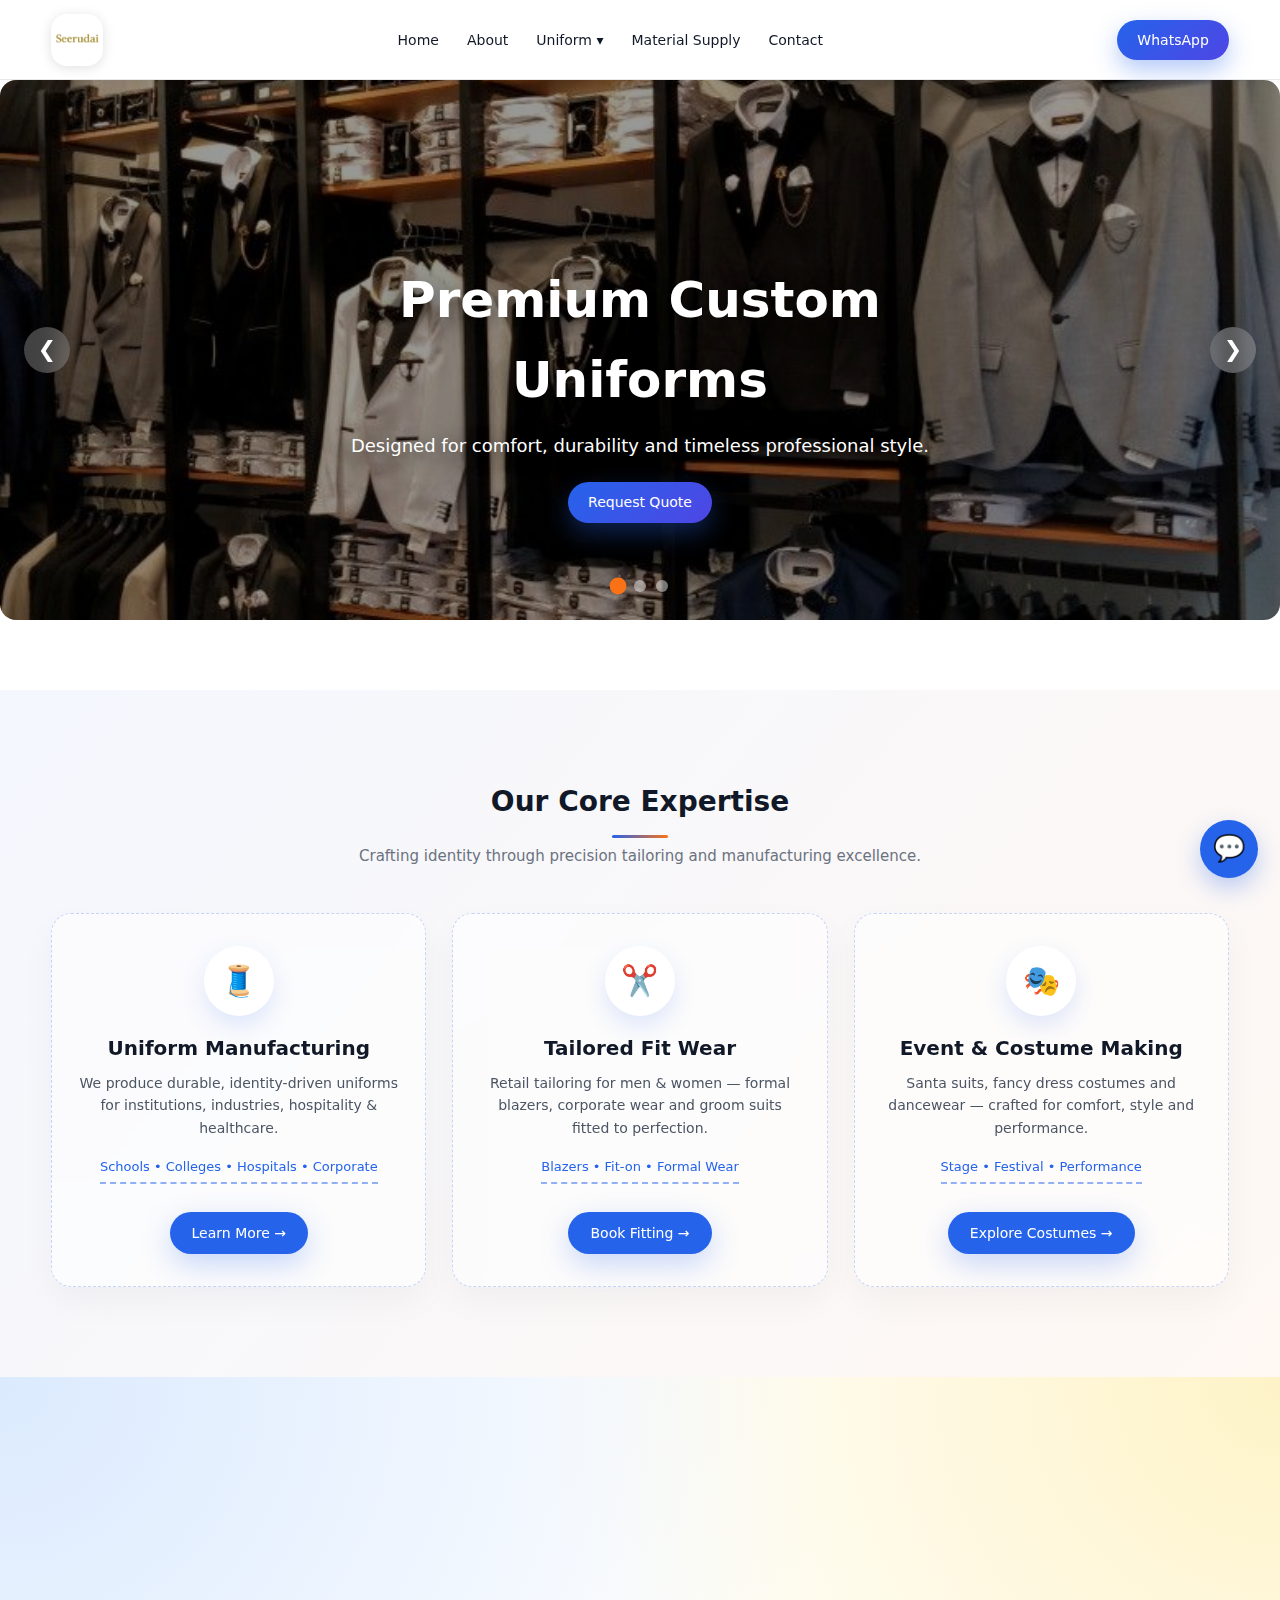
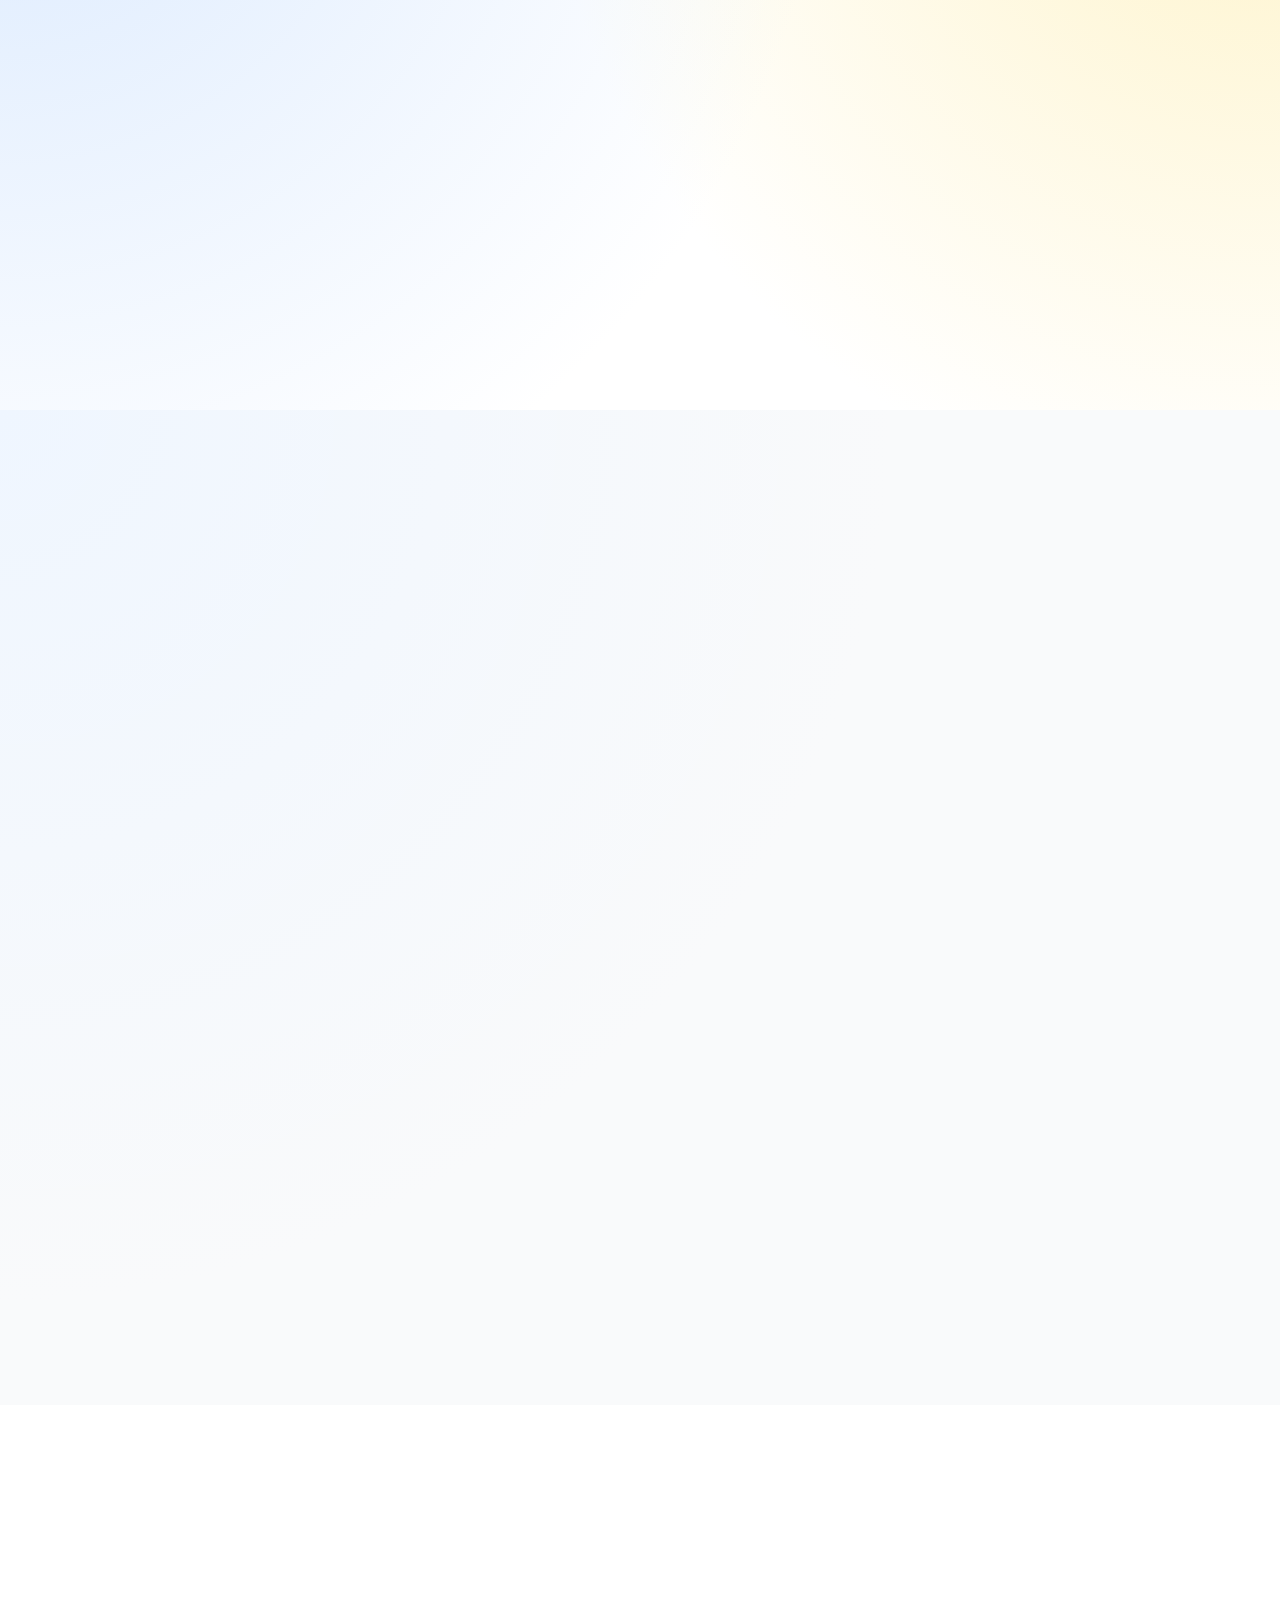
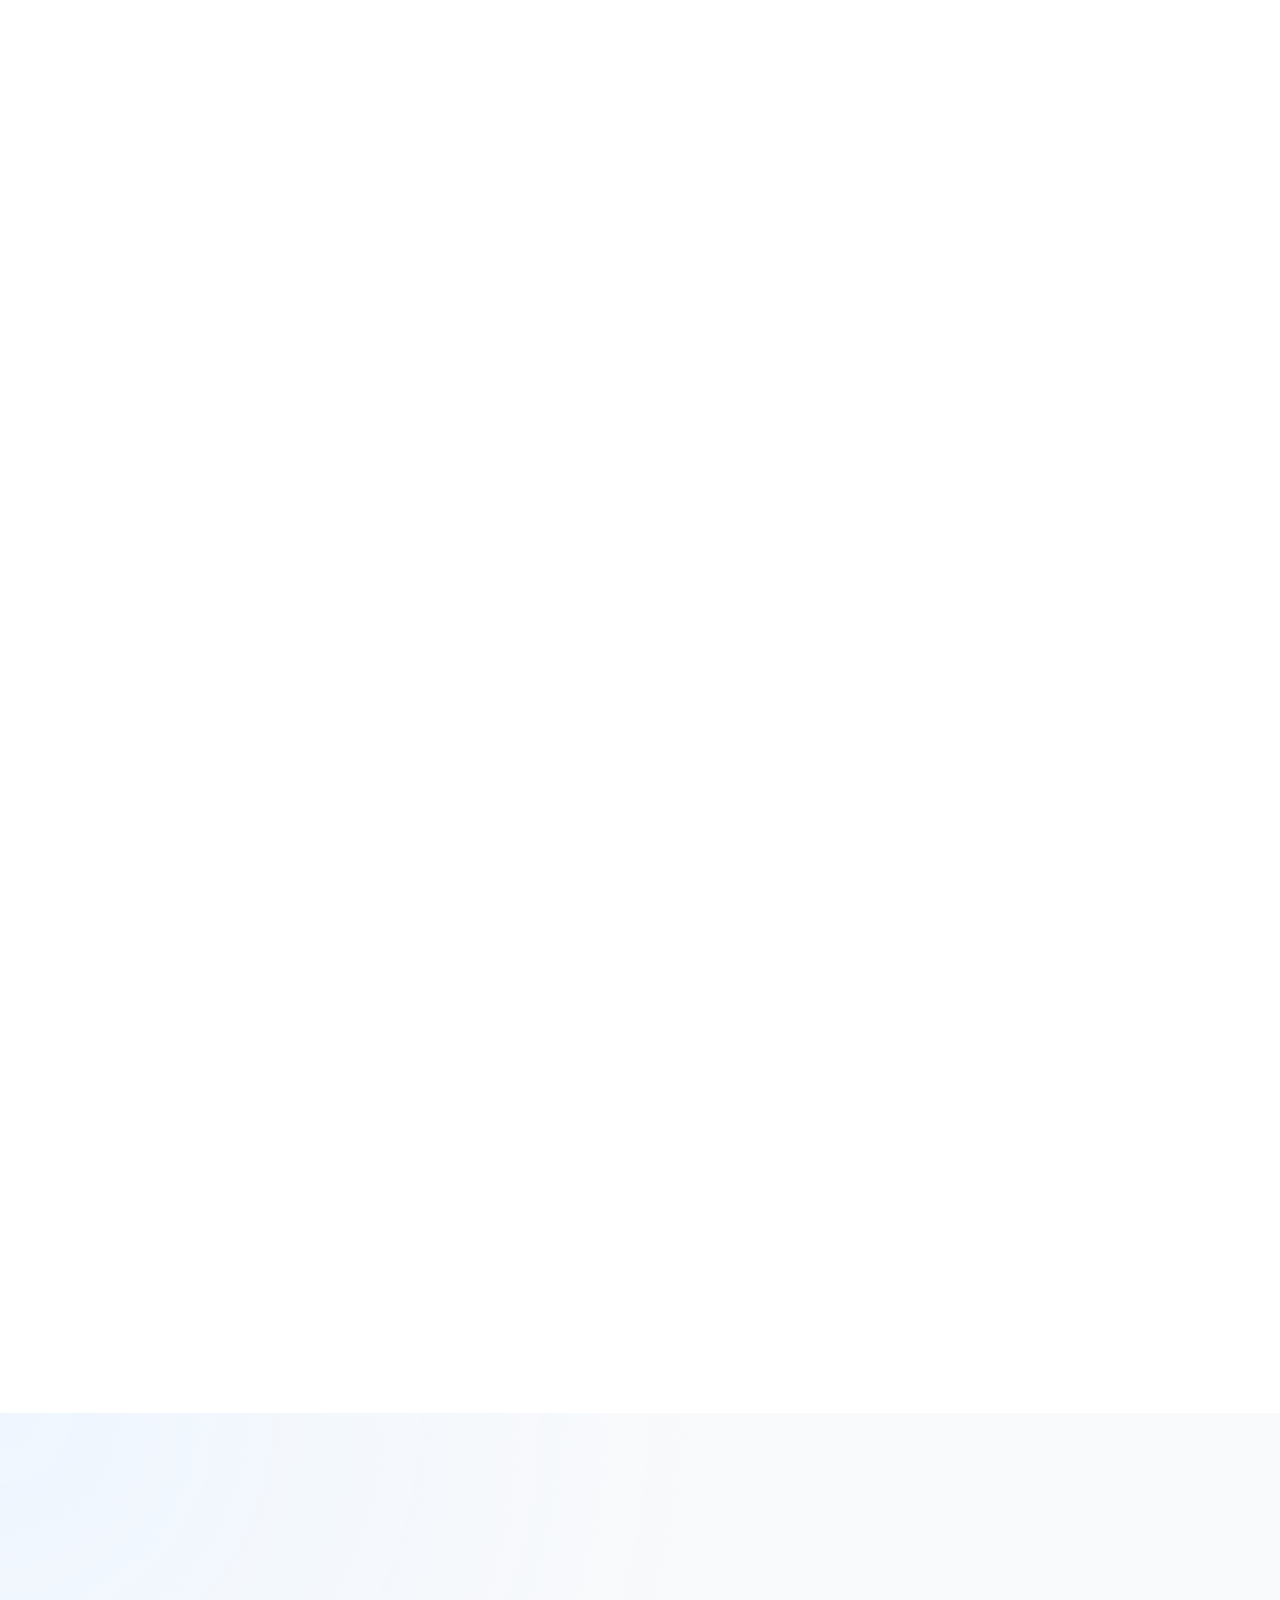
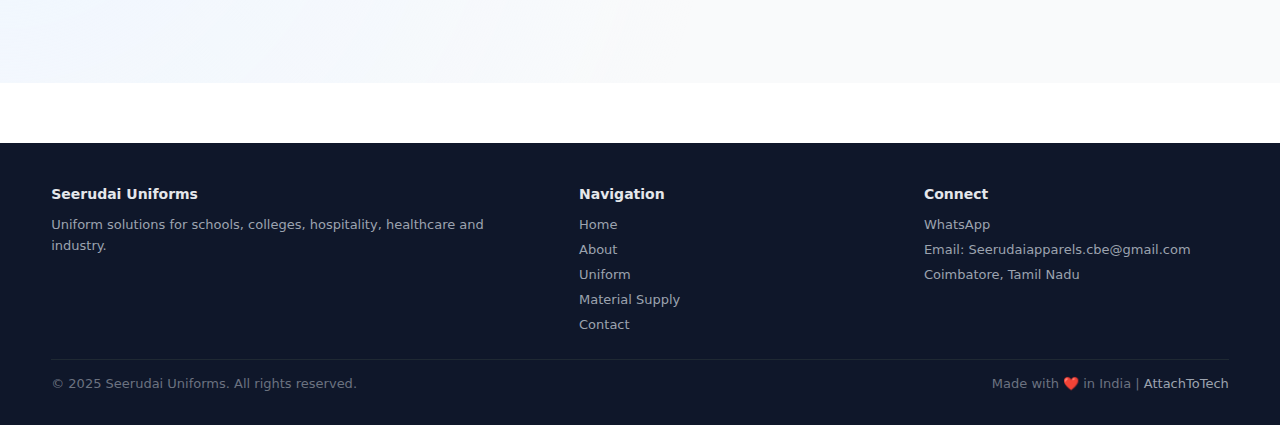
<file: index.html>
<!DOCTYPE html>
<html lang="en">
<head>
  <meta charset="UTF-8" />
  <title>Seerudai Uniforms – Custom Uniforms for Institutions</title>
  <meta name="viewport" content="width=device-width, initial-scale=1.0" />
  <link rel="stylesheet" href="style.css" />
</head>
<body>

  <!-- HEADER -->
  <header>
    <div class="container">
      <nav>

    <!-- UPDATED LOGO -->
    <a href="index.html" style="
      display:flex;
      align-items:center;
      gap:12px;
      text-decoration:none;
      transition:0.3s;
    " id="brandLogo">
      <img src="logo.jpg" alt="Seerudai" 
      style="
        height:52px;
        width:auto;
        object-fit:contain;
        transition:0.35s ease;
        filter:drop-shadow(0 2px 6px rgba(0,0,0,0.12));
      ">
    </a>
        <ul>
          <li><a href="index.html">Home</a></li>
          <li><a href="about.html">About</a></li>

          <li class="dropdown">
            <a href="uniform.html">Uniform ▾</a>
            <div class="dropdown-menu">
              <a href="school.html">School Uniform</a>
              <a href="college.html">College Uniform</a>
              <a href="hospitality.html">Hotels & Hospitality</a>
              <a href="healthcare.html">Healthcare</a>
              <a href="corporate.html">Industrial & Corporate</a>
              <a href="public-service.html">Public Service</a>
              <a href="specialized.html">Specialized Uniforms</a>
            </div>
          </li>

          <li><a href="material-supply.html">Material Supply</a></li>
          <li><a href="contact.html">Contact</a></li>
        </ul>

        <a href="https://wa.me/+918300956533" class="btn">WhatsApp</a>
        <div class="menu-btn">☰</div>
      </nav>
    </div>
  </header>

  <!-- HERO -->
  <main>
    <!-- HERO SLIDER -->
<section class="hero-slider fade-up">
  <div class="slider">

    <!-- SLIDE 1 -->
    <div class="slide active">
      <img src="slide1.jpg" alt="Premium Uniform Fabrics" />
      <div class="slide-content">
        <h1>Premium Custom Uniforms</h1>
        <p>Designed for comfort, durability and timeless professional style.</p>
        <a href="https://wa.me/+918300956533" class="btn">Request Quote</a>
      </div>
    </div>

    <!-- SLIDE 2 -->
    <div class="slide">
      <img src="slide2.jpg" alt="School and Corporate Uniform Fabric" />
      <div class="slide-content">
        <h1>High-Quality Fabric Sourcing</h1>
        <p>We supply industry-approved fabrics for schools, hospitals and institutions.</p>
        <a href="material-supply.html" class="btn">Explore Fabrics</a>
      </div>
    </div>

    <!-- SLIDE 3 -->
    <div class="slide">
      <img src="slide3.jpg" alt="Custom Tailored Uniform Manufacturing" />
      <div class="slide-content">
        <h1>Tailored Precision</h1>
        <p>Every uniform is crafted with care and built to last.</p>
        <a href="uniform.html" class="btn">View Uniforms</a>
      </div>
    </div>

  </div>

  <!-- Navigation Controls -->
  <div class="slider-controls">
    <div class="prev">❮</div>
    <div class="next">❯</div>
  </div>

  <!-- Pagination Dots -->
  <div class="dots"></div>
</section>
<!-- THREE SERVICE INLINE SECTION -->
<section class="three-services fade-up">
  <div class="container">

    <div class="section-heading">
      <h2>Our Core Expertise</h2>
      <p>Crafting identity through precision tailoring and manufacturing excellence.</p>
    </div>

    <div class="service-inline">

      <div class="service-tile">
        <div class="icon-wrap">🧵</div>
        <h3>Uniform Manufacturing</h3>
        <p>We produce durable, identity-driven uniforms for institutions, industries, hospitality & healthcare.</p>
        <span class="tag-line">Schools • Colleges • Hospitals • Corporate</span>
     <br>   <a href="uniform.html" class="tile-btn">Learn More →</a>
      </div>

      <div class="service-tile">
        <div class="icon-wrap">✂️</div>
        <h3>Tailored Fit Wear</h3>
        <p>Retail tailoring for men & women — formal blazers, corporate wear and groom suits fitted to perfection.</p>
        <span class="tag-line">Blazers • Fit-on • Formal Wear</span>
       <br> <a href="contact.html" class="tile-btn">Book Fitting →</a>
      </div>

      <div class="service-tile">
        <div class="icon-wrap">🎭</div>
        <h3>Event & Costume Making</h3>
        <p>Santa suits, fancy dress costumes and dancewear — crafted for comfort, style and performance.</p>
        <span class="tag-line">Stage • Festival • Performance</span>
      <br>  <a href="contact.html" class="tile-btn">Explore Costumes →</a>
      </div>

    </div>
  </div>
</section>

    <section class="hero">
      <div class="container hero-grid fade-up">
        <div>
          <h1>Uniforms designed for real-world use.</h1>
          <p>
            Seerudai supplies uniforms for schools, colleges, hospitals, hotels and industries – with a focus
            on comfort, durability and consistent standards.
          </p>
          <div class="hero-actions">
            <a href="https://wa.me/+918300956533?text=I%20would%20like%20a%20uniform%20quotation" class="btn">
              Request a quotation
            </a>
            <a href="uniform.html" class="btn btn-outline">View uniform categories</a>
          </div>
          <div class="hero-meta">
            <span>20+ years in uniform manufacturing</span>
            <span>350+ institutions served</span>
          </div>
        </div>
        <div>
          <!-- replace hero.jpg with your image -->
          <img src="hero.jpg" alt="Uniforms display" />
        </div>
      </div>
    </section>

    <!-- SERVICES PREVIEW -->
    <section class="section section-light">
      <div class="container">
        <div class="section-heading fade-up">
          <h2>Uniform categories</h2>
          <p>Key segments we serve for institutions and organisations.</p>
        </div>

        <div class="cards fade-up">
          <article class="card" onclick="location.href='school.html'">
            <img src="school.jpg" alt="School uniforms">
            <h3>School uniforms</h3>
            <p>Complete school sets from shirts and trousers to blazers and sportswear.</p>
          </article>
          <article class="card" onclick="location.href='college.html'">
            <img src="college.jpg" alt="College uniforms">
            <h3>College uniforms</h3>
            <p>Smart, semi-formal designs aligned with your college identity.</p>
          </article>
          <article class="card" onclick="location.href='hospitality.html'">
            <img src="hospitality.jpg" alt="Hospitality uniforms">
            <h3>Hotels & hospitality</h3>
            <p>Front office, housekeeping and service uniforms with a consistent look.</p>
          </article>
          <article class="card" onclick="location.href='healthcare.html'">
            <img src="healthcare.jpg" alt="Healthcare uniforms">
            <h3>Healthcare</h3>
            <p>Lab coats and scrubs for hospitals, clinics and laboratories.</p>
          </article>
          <article class="card" onclick="location.href='corporate.html'">
            <img src="corporate.jpg" alt="Industrial uniforms">
            <h3>Industrial & corporate</h3>
            <p>Workwear and corporate uniforms built for demanding environments.</p>
          </article>
          <article class="card" onclick="location.href='specialized.html'">
            <img src="specialized.jpg" alt="Specialized uniforms">
            <h3>Public service & specialised</h3>
            <p>Public service, events and specialised requirement uniforms.</p>
          </article>
        </div>
      </div>
    </section>

    <!-- CHALLENGE US SECTION -->
<section class="challenge-section fade-up">
  <div class="container">

    <h2 class="challenge-title">Challenge Us</h2>
    <p class="challenge-sub">
      Have a costume idea that doesn’t exist yet?  
      <strong>We’ll create it — exclusively for you.</strong>
    </p>

    <div class="challenge-box">
      <div class="challenge-left">
        <h3>Custom Experimental Costume Builds</h3>
        <p>
          We accept <span class="highlight">only 2 custom design challenges per month</span>.
          From theatrical costumes to mascot suits and fantasy outfits — if you can imagine it, we’ll engineer it.
        </p>

        <ul class="challenge-list">
          <li>🎭 Fantasy / Comic Characters</li>
          <li>🧵 Stage & Performance Concepts</li>
          <li>🔥 Fully Original Custom Creations</li>
          <li>🪡 No Pre-designed catalog — Pure innovation</li>
        </ul>

        <a href="https://wa.me/+918300956533?text=I%20want%20to%20submit%20a%20design%20challenge" class="challenge-btn">
          Submit Your Idea →
        </a>
      </div>

      <div class="challenge-right">
        <div class="slot-badge">
          <span class="number">02</span>
          <span class="label">Slots / Month</span>
        </div>
        <p class="slot-note">*Once booked, registration closes for the month.</p>
      </div>
    </div>

  </div>
</section>

    <!-- STATS / ABOUT PREVIEW -->
    <section class="section">
      <div class="container two-col fade-up">
        <div>
          <h2>Consistent quality, project after project.</h2>
          <p>
            Our processes are built to support institutions across multiple locations and academic cycles.
            From fabric selection and sizing to final delivery, we keep things structured and predictable.
          </p>
          <div class="stats-row">
            <div class="stat">
              <strong>20+ years</strong>
              <span>Experience in uniform manufacturing</span>
            </div>
            <div class="stat">
              <strong>350+ clients</strong>
              <span>Institutions and organisations</span>
            </div>
            <div class="stat">
              <strong>500+ projects</strong>
              <span>Completed successfully</span>
            </div>
            <div class="stat">
              <strong>Pan-India</strong>
              <span>Dispatch support</span>
            </div>
          </div>
        </div>
        <div>
          <img src="factory.jpg" alt="Production facility">
        </div>
      </div>
    </section>

    <!-- CTA -->
    <section class="section section-light">
      <div class="container two-col fade-up">
        <div>
          <h2>Share your requirement on WhatsApp.</h2>
          <p>
            Send us a brief note with the type of institution, approximate quantity and expected timeline.
            We’ll respond with suitable fabric options and a baseline estimate.
          </p>
        </div>
        <div>
          <a
            href="https://wa.me/+918300956533?text=Here%20is%20our%20uniform%20requirement"
            class="btn"
          >
            Open WhatsApp
          </a>
        </div>
      </div>
    </section>
  </main>

  <!-- FOOTER -->
  <footer>
    <div class="container">
      <div class="footer-top">
        <div>
          <h4>Seerudai Uniforms</h4>
          <p>Uniform solutions for schools, colleges, hospitality, healthcare and industry.</p>
        </div>
        <div>
          <h4>Navigation</h4>
          <div class="footer-links">
            <a href="index.html">Home</a>
            <a href="about.html">About</a>
            <a href="uniform.html">Uniform</a>
            <a href="material-supply.html">Material Supply</a>
            <a href="contact.html">Contact</a>
          </div>
        </div>
        <div>
          <h4>Connect</h4>
          <div class="footer-links">
            <a href="https://wa.me/+918300956533">WhatsApp</a>
            <span>Email: Seerudaiapparels.cbe@gmail.com</span>
            <span>Coimbatore, Tamil Nadu</span>
          </div>
        </div>
      </div>

      <div class="footer-bottom">
        <span>© 2025 Seerudai Uniforms. All rights reserved.</span>
        <span>Made with ❤️ in India | <a href="http://attachtotech.xyz/" style="color:#9ca3af;text-decoration: none;">AttachToTech</a></span>
      </div>
    </div>
  </footer>
<a href="https://wa.me/+918300956533" class="wa-float">💬</a>

<style>
.wa-float {
  position: fixed;
  bottom: 22px;
  right: 22px;
  background: var(--primary);
  color: #fff;
  width: 58px;
  height: 58px;
  border-radius: 50%;
  display: flex;
  align-items:center;
  justify-content:center;
  font-size: 26px;
  text-decoration:none;
  transition:0.3s;
  box-shadow:0 10px 25px rgba(37,99,235,0.3);
}
.wa-float:hover {
  transform: scale(1.12) rotate(6deg);
  background: var(--gold);
}
</style>

  <script src="script.js"></script>
</body>
</html>
</file>
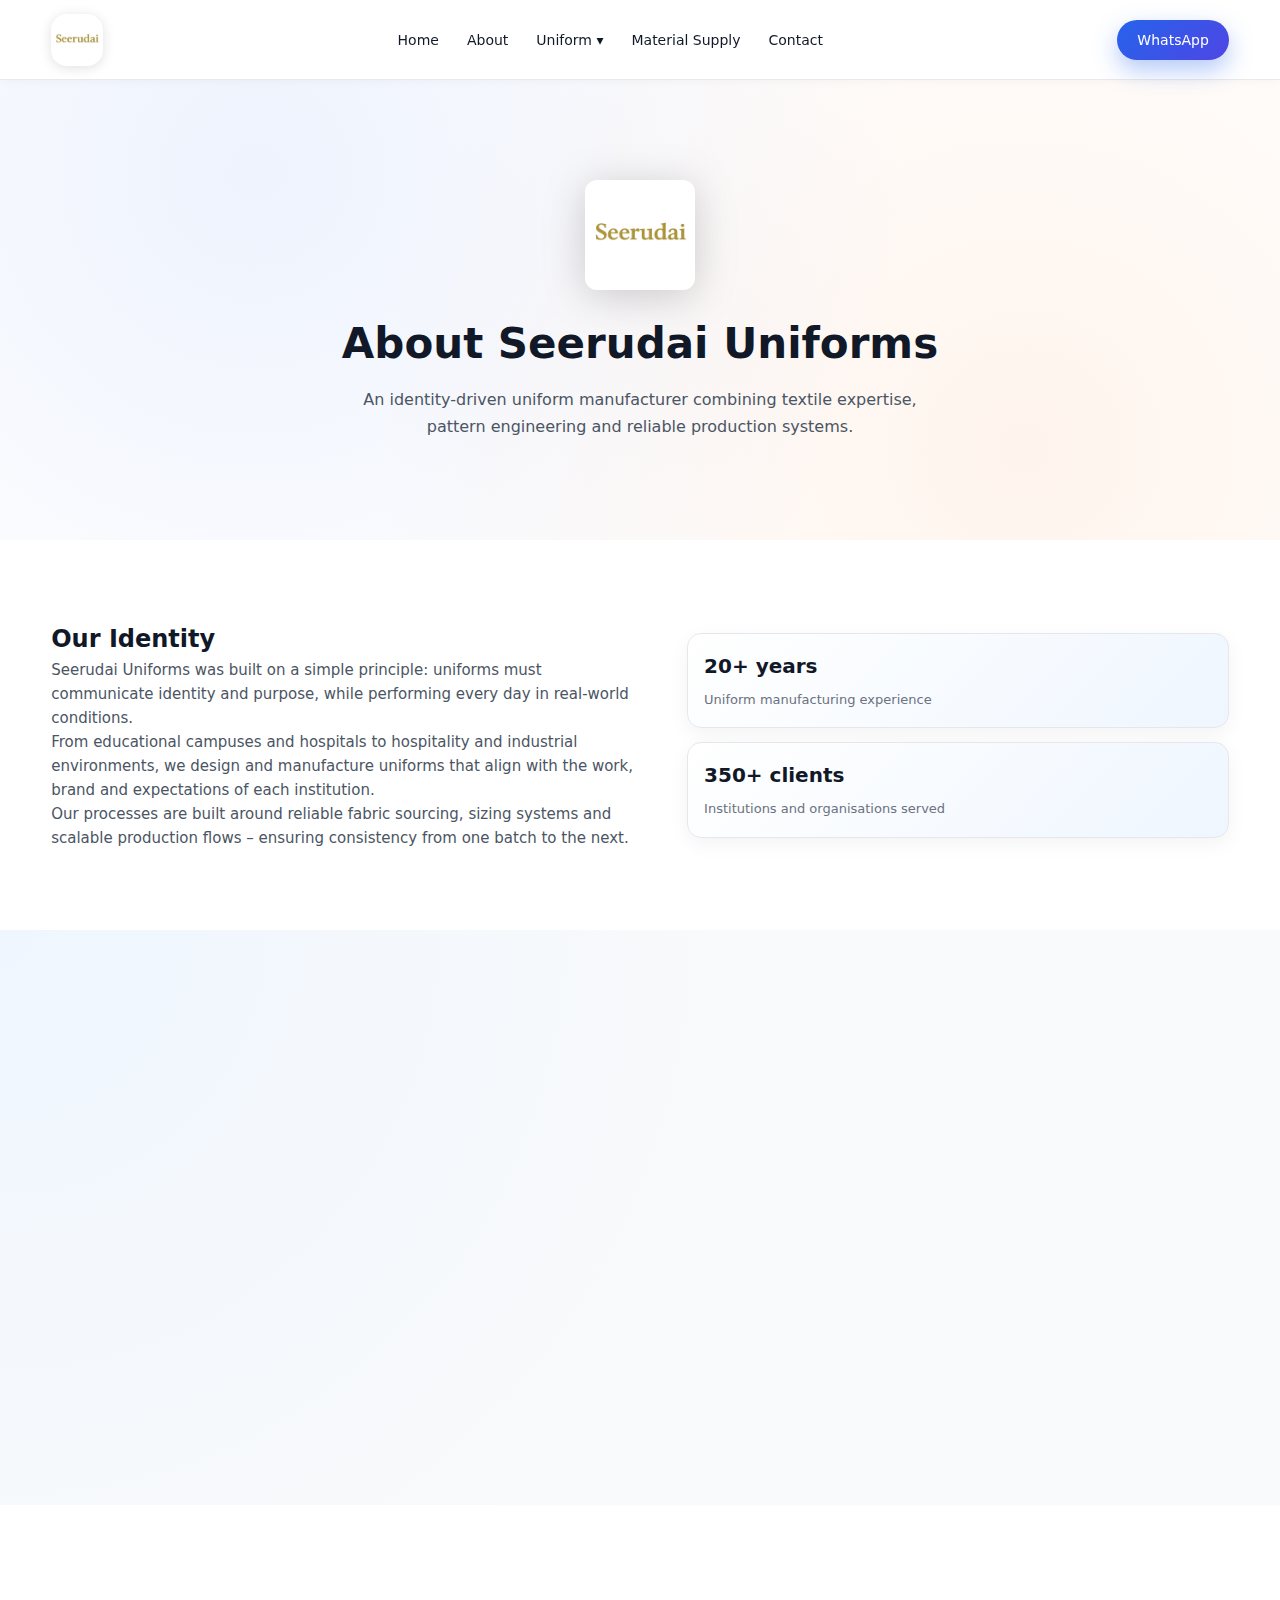
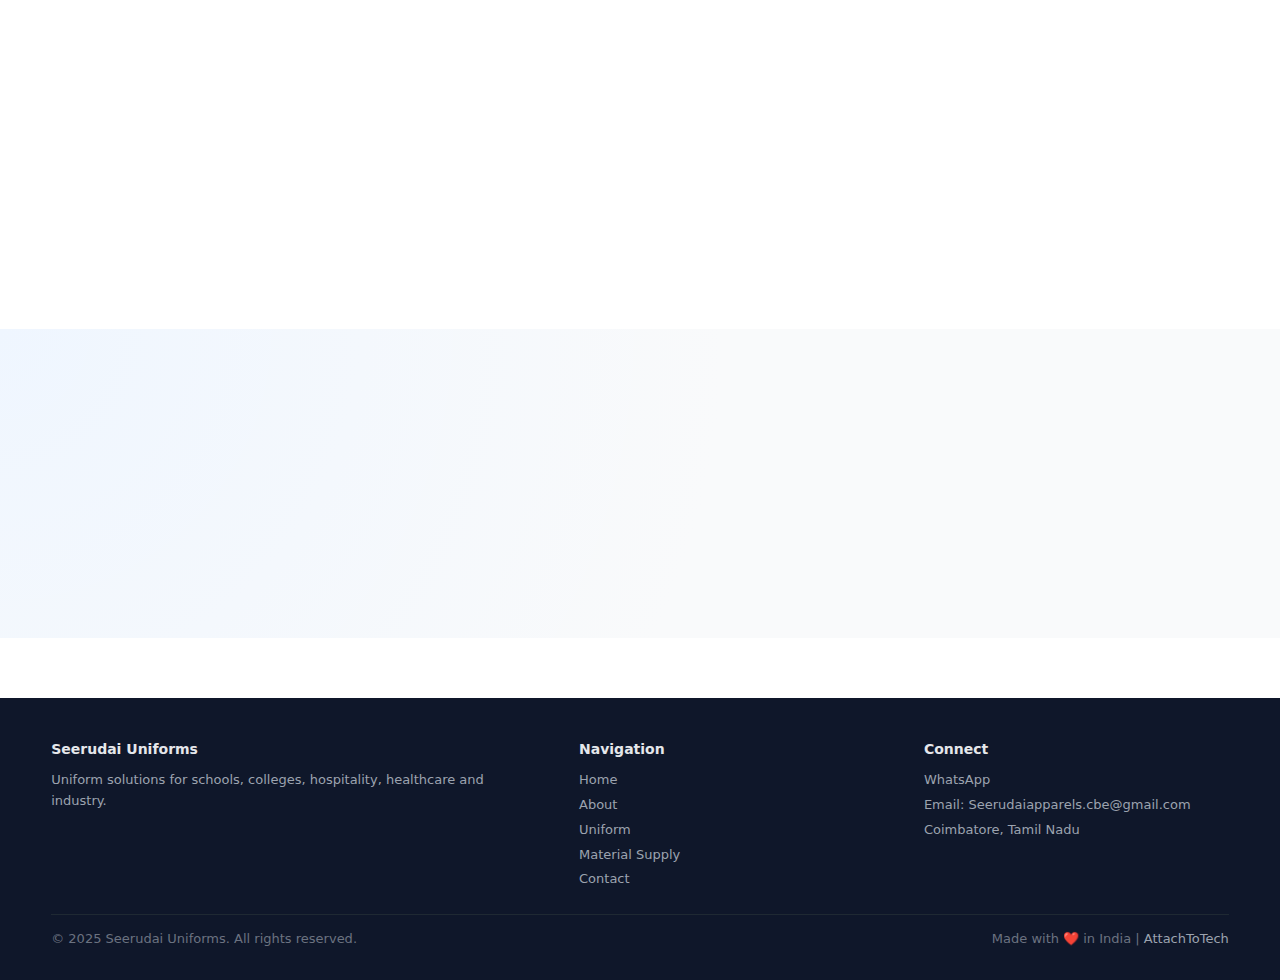
<file: about.html>
<!DOCTYPE html>
<html lang="en">
<head>
  <meta charset="UTF-8" />
  <title>About – Seerudai Uniforms</title>
  <meta name="viewport" content="width=device-width, initial-scale=1.0" />
  <link rel="stylesheet" href="style.css" />
</head>
<body>

<header>
  <div class="container">
    <nav>
      <!-- LOGO -->
      <a href="index.html" id="brandLogo"
         style="display:flex;align-items:center;gap:12px;text-decoration:none;transition:0.3s;">
        <img src="logo.jpg" alt="Seerudai"
             style="height:52px;width:auto;object-fit:contain;transition:0.35s ease;
                    filter:drop-shadow(0 2px 6px rgba(0,0,0,0.12));">
      </a>

      <!-- NAV LINKS -->
      <ul>
        <li><a href="index.html">Home</a></li>
        <li><a href="about.html">About</a></li>
        <li class="dropdown">
          <a href="uniform.html">Uniform ▾</a>
          <div class="dropdown-menu">
            <a href="school.html">School Uniform</a>
            <a href="college.html">College Uniform</a>
            <a href="hospitality.html">Hotels & Hospitality</a>
            <a href="healthcare.html">Healthcare</a>
            <a href="corporate.html">Industrial & Corporate</a>
            <a href="public-service.html">Public Service</a>
            <a href="specialized.html">Specialized Uniforms</a>
          </div>
        </li>
        <li><a href="material-supply.html">Material Supply</a></li>
        <li><a href="contact.html">Contact</a></li>
      </ul>

      <a href="https://wa.me/+918300956533" class="btn">WhatsApp</a>
      <div class="menu-btn">☰</div>
    </nav>
  </div>
</header>

<main>

  <!-- HERO / INTRO -->
<section class="section section-light about-hero" style="padding:100px 0;text-align:center;">
  <div class="container fade-up">

    <!-- Wrapper for perfect center alignment -->
    <div style="
      max-width:680px;
      margin:0 auto;
      display:flex;
      flex-direction:column;
      align-items:center;
      justify-content:center;
    ">

      <!-- Centered Logo -->
      <img src="logo.jpg" alt="Seerudai Logo"
      style="
        height:110px;
        width:auto;
        border-radius:12px;
        margin-bottom:20px;
        object-fit:contain;
        filter:drop-shadow(0 6px 20px rgba(0,0,0,0.18));
        transition:.3s;
      "
      onmouseover="this.style.transform='scale(1.05)'"
      onmouseout="this.style.transform='scale(1)'">

      <!-- Heading -->
      <h1 style="
        font-size:42px;
        font-weight:700;
        margin-bottom:10px;
      ">About Seerudai Uniforms</h1>

      <!-- Subtext -->
      <p style="
        font-size:16px;
        color:#4b5563;
        line-height:1.65;
        max-width:580px;
      ">
        An identity-driven uniform manufacturer combining textile expertise, pattern engineering 
        and reliable production systems.
      </p>

    </div>
  </div>
</section>

  <!-- OUR IDENTITY + METRIC -->
  <section class="section">
    <div class="container two-col fade-up">
      <div>
        <h2>Our Identity</h2>
        <p>
          Seerudai Uniforms was built on a simple principle: uniforms must communicate identity and purpose,
          while performing every day in real-world conditions.
        </p>
        <p>
          From educational campuses and hospitals to hospitality and industrial environments, we design and
          manufacture uniforms that align with the work, brand and expectations of each institution.
        </p>
        <p>
          Our processes are built around reliable fabric sourcing, sizing systems and scalable production
          flows – ensuring consistency from one batch to the next.
        </p>
      </div>
      <div>
        <div class="stat" style="margin-top:0;">
          <strong>20+ years</strong>
          <span>Uniform manufacturing experience</span>
        </div>
        <div class="stat" style="margin-top:14px;">
          <strong>350+ clients</strong>
          <span>Institutions and organisations served</span>
        </div>
      </div>
    </div>
  </section>

  <!-- HOW WE OPERATE -->
  <section class="section section-light">
    <div class="container fade-up">
      <div class="section-heading">
        <h2>How we operate</h2>
        <p>A structured workflow designed for clarity and predictable outcomes.</p>
      </div>

      <div class="cards">
        <article class="card">
          <h3>Requirement mapping</h3>
          <p>
            Understanding your institution, environment, volumes and timelines to frame a clear requirement.
          </p>
        </article>
        <article class="card">
          <h3>Fabric & pattern approval</h3>
          <p>
            Shortlisted fabric options and prototype patterns for review, testing and final approval.
          </p>
        </article>
        <article class="card">
          <h3>Production & quality control</h3>
          <p>
            Standardised production processes focused on fit accuracy, stitching consistency and finishing.
          </p>
        </article>
        <article class="card">
          <h3>Delivery & reorder support</h3>
          <p>
            Structured dispatch and easy reordering with pattern and sizing continuity maintained.
          </p>
        </article>
      </div>
    </div>
  </section>

  <!-- WHY INSTITUTIONS CHOOSE US -->
  <section class="section">
    <div class="container fade-up">
      <div class="section-heading">
        <h2>Why institutions work with us</h2>
        <p>Key reasons partners stay with us across multiple uniform cycles.</p>
      </div>

      <div class="two-col">
        <div>
          <ul class="bullet-list">
            <li>
              <span class="bullet-dot"></span>
              <span>Consistent quality across batches and years.</span>
            </li>
            <li>
              <span class="bullet-dot"></span>
              <span>Fabric knowledge aligned to usage – classroom, shop floor, hospital, or front office.</span>
            </li>
            <li>
              <span class="bullet-dot"></span>
              <span>Clarity on timelines for academic and operational cycles.</span>
            </li>
          </ul>
        </div>
        <div>
          <ul class="bullet-list">
            <li>
              <span class="bullet-dot"></span>
              <span>Support for complete uniform sets – from shirts and trousers to blazers and accessories.</span>
            </li>
            <li>
              <span class="bullet-dot"></span>
              <span>Capability to handle both bulk institutional orders and specialised requirements.</span>
            </li>
            <li>
              <span class="bullet-dot"></span>
              <span>Dedicated communication focused on clarity, not complexity.</span>
            </li>
          </ul>
        </div>
      </div>
    </div>
  </section>

  <!-- CTA -->
  <section class="section section-light">
    <div class="container two-col fade-up">
      <div>
        <h2>Plan your next uniform requirement with us.</h2>
        <p>
          Whether you are planning for the upcoming academic year, expanding locations or revising your
          uniform design, we can help you structure the requirement, fabrics and schedules.
        </p>
      </div>
      <div>
        <a href="https://wa.me/+918300956533?text=I%20would%20like%20to%20discuss%20our%20uniform%20requirements"
           class="btn">
          Start a WhatsApp discussion
        </a>
      </div>
    </div>
  </section>

</main>

<footer>
  <div class="container">
    <div class="footer-top">
      <div>
        <h4>Seerudai Uniforms</h4>
        <p>Uniform solutions for schools, colleges, hospitality, healthcare and industry.</p>
      </div>
      <div>
        <h4>Navigation</h4>
        <div class="footer-links">
          <a href="index.html">Home</a>
          <a href="about.html">About</a>
          <a href="uniform.html">Uniform</a>
          <a href="material-supply.html">Material Supply</a>
          <a href="contact.html">Contact</a>
        </div>
      </div>
      <div>
        <h4>Connect</h4>
        <div class="footer-links">
          <a href="https://wa.me/+918300956533">WhatsApp</a>
          <span>Email: Seerudaiapparels.cbe@gmail.com</span>
          <span>Coimbatore, Tamil Nadu</span>
        </div>
      </div>
    </div>
    <div class="footer-bottom">
      <span>© 2025 Seerudai Uniforms. All rights reserved.</span>
      <span>Made with ❤️ in India | <a href="http://attachtotech.xyz/" style="color:#9ca3af;text-decoration: none;">AttachToTech</a></span>
    </div>
  </div>
</footer>

<script src="script.js"></script>
</body>
</html>
</file>
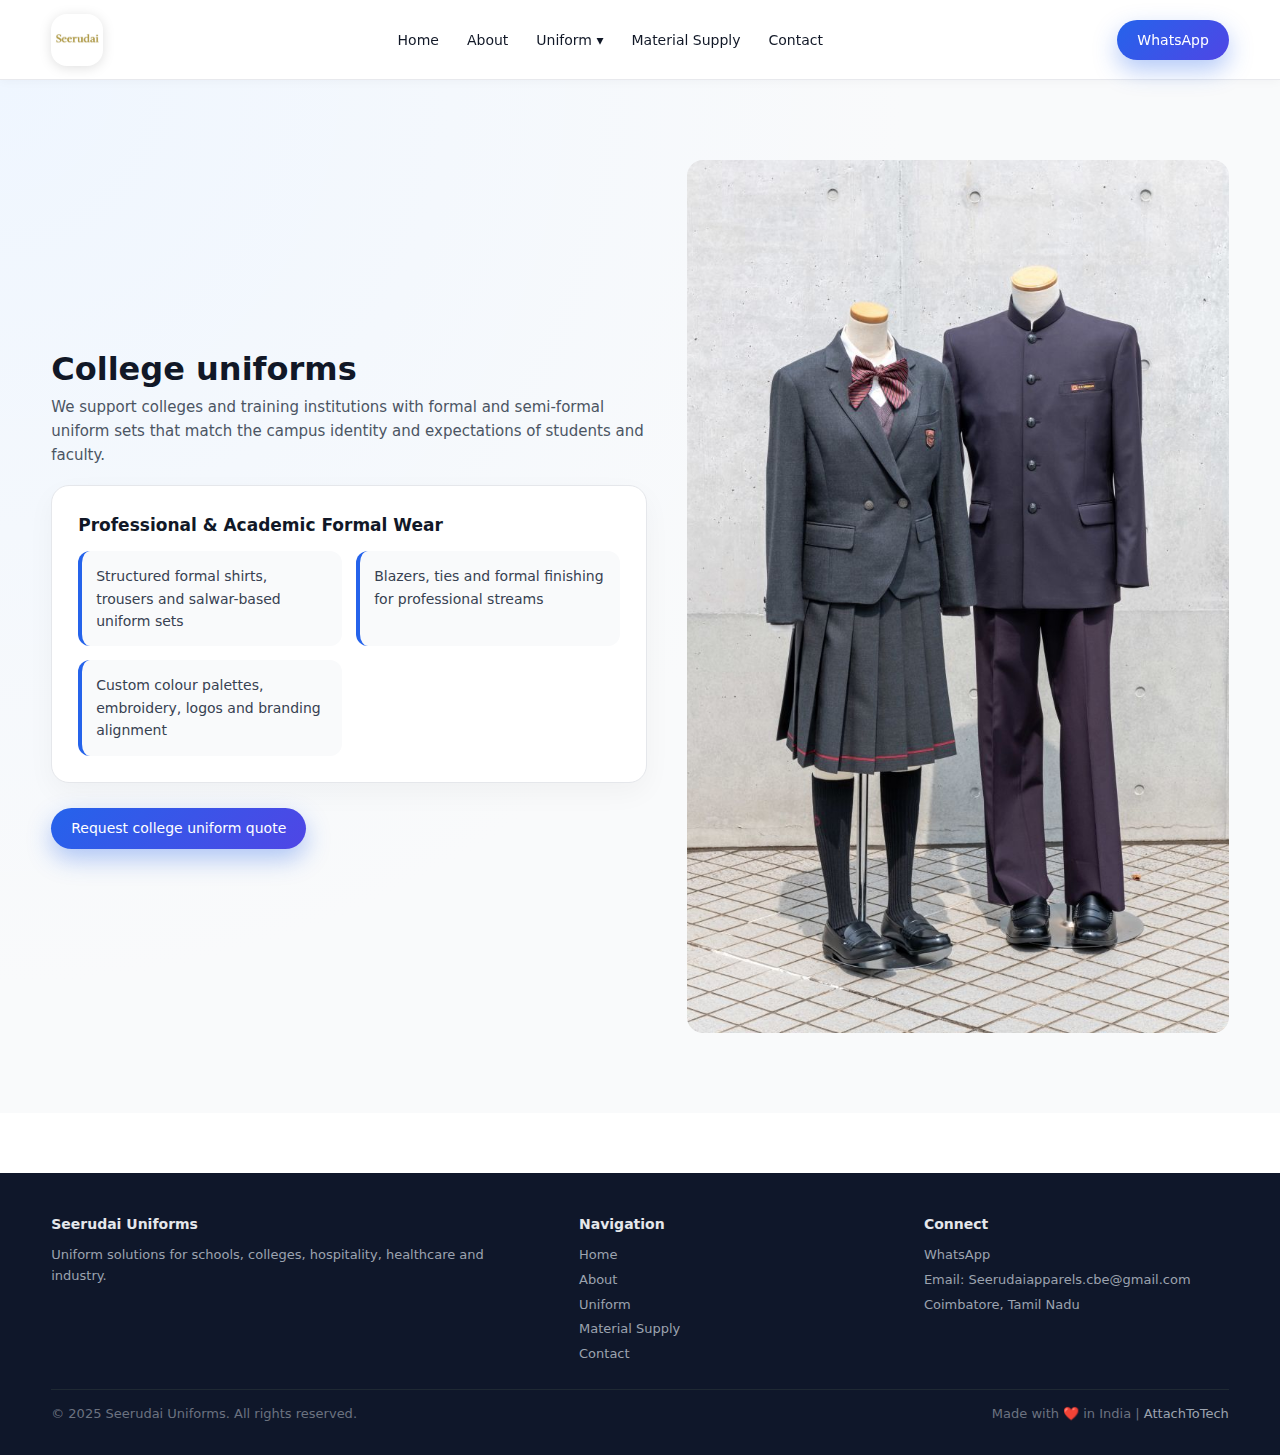
<file: college.html>
<!DOCTYPE html>
<html lang="en">
<head>
  <meta charset="UTF-8" />
  <title>College Uniforms – Seerudai Uniforms</title>
  <meta name="viewport" content="width=device-width, initial-scale=1.0" />
  <link rel="stylesheet" href="style.css" />
</head>
<body>

<header>
  <div class="container">
    <nav>
<a href="index.html" style="
      display:flex;
      align-items:center;
      gap:12px;
      text-decoration:none;
      transition:0.3s;
    " id="brandLogo">
      <img src="logo.jpg" alt="Seerudai" 
      style="
        height:52px;
        width:auto;
        object-fit:contain;
        transition:0.35s ease;
        filter:drop-shadow(0 2px 6px rgba(0,0,0,0.12));
      ">
    </a>      <ul>
        <li><a href="index.html">Home</a></li>
        <li><a href="about.html">About</a></li>
        <li class="dropdown">
          <a href="uniform.html">Uniform ▾</a>
          <div class="dropdown-menu">
            <a href="school.html">School Uniform</a>
            <a href="college.html">College Uniform</a>
            <a href="hospitality.html">Hotels & Hospitality</a>
            <a href="healthcare.html">Healthcare</a>
            <a href="corporate.html">Industrial & Corporate</a>
            <a href="public-service.html">Public Service</a>
            <a href="specialized.html">Specialized Uniforms</a>
          </div>
        </li>
        <li><a href="material-supply.html">Material Supply</a></li>
        <li><a href="contact.html">Contact</a></li>
      </ul>
      <a href="https://wa.me/+918300956533" class="btn">WhatsApp</a>
      <div class="menu-btn">☰</div>
    </nav>
  </div>
</header>

<main>
  <section class="section section-light">
    <div class="container two-col fade-up">
      <div>
        <h1>College uniforms</h1>
        <p>
          We support colleges and training institutions with formal and semi-formal uniform sets that match
          the campus identity and expectations of students and faculty.
        </p>
       <div style="
  border-radius:18px;
  padding:26px;
  background:#fff;
  border:1px solid #e5e7eb;
  box-shadow:0 10px 28px rgba(0,0,0,0.04);
  margin-top:18px;
">

  <h4 style="font-size:17px;font-weight:600;margin-bottom:12px;color:#111827;">
    Professional & Academic Formal Wear
  </h4>

  <div style="display:grid;grid-template-columns:repeat(auto-fit,minmax(220px,1fr));gap:14px;">

    <div style="
      padding:14px;
      border-radius:12px;
      background:#f9fafb;
      border-left:4px solid #2563eb;
      transition:.3s;
    ">
      <span style="display:block;font-size:14px;color:#374151;">
        Structured formal shirts, trousers and salwar-based uniform sets
      </span>
    </div>

    <div style="
      padding:14px;
      border-radius:12px;
      background:#f9fafb;
      border-left:4px solid #2563eb;
      transition:.3s;
    ">
      <span style="display:block;font-size:14px;color:#374151;">
        Blazers, ties and formal finishing for professional streams
      </span>
    </div>

    <div style="
      padding:14px;
      border-radius:12px;
      background:#f9fafb;
      border-left:4px solid #2563eb;
      transition:.3s;
    ">
      <span style="display:block;font-size:14px;color:#374151;">
        Custom colour palettes, embroidery, logos and branding alignment
      </span>
    </div>

  </div>
</div>

        <br />
        <a
          href="https://wa.me/+918300956533?text=We%20need%20a%20quotation%20for%20college%20uniforms"
          class="btn"
        >
          Request college uniform quote
        </a>
      </div>
      <div>
        <img src="college-detail.jpg" alt="College uniforms">
      </div>
    </div>
  </section>
</main>

<footer>
  <div class="container">
    <div class="footer-top">
      <div>
        <h4>Seerudai Uniforms</h4>
        <p>Uniform solutions for schools, colleges, hospitality, healthcare and industry.</p>
      </div>
      <div>
        <h4>Navigation</h4>
        <div class="footer-links">
          <a href="index.html">Home</a>
          <a href="about.html">About</a>
          <a href="uniform.html">Uniform</a>
          <a href="material-supply.html">Material Supply</a>
          <a href="contact.html">Contact</a>
        </div>
      </div>
      <div>
        <h4>Connect</h4>
        <div class="footer-links">
          <a href="https://wa.me/+918300956533">WhatsApp</a>
          <span>Email: Seerudaiapparels.cbe@gmail.com</span>
          <span>Coimbatore, Tamil Nadu</span>
        </div>
      </div>
    </div>
    <div class="footer-bottom">
      <span>© 2025 Seerudai Uniforms. All rights reserved.</span>
        <span>Made with ❤️ in India | <a href="http://attachtotech.xyz/" style="color:#9ca3af;text-decoration: none;">AttachToTech</a></span>
    </div>
  </div>
</footer>

<script src="script.js"></script>
</body>
</html>
</file>
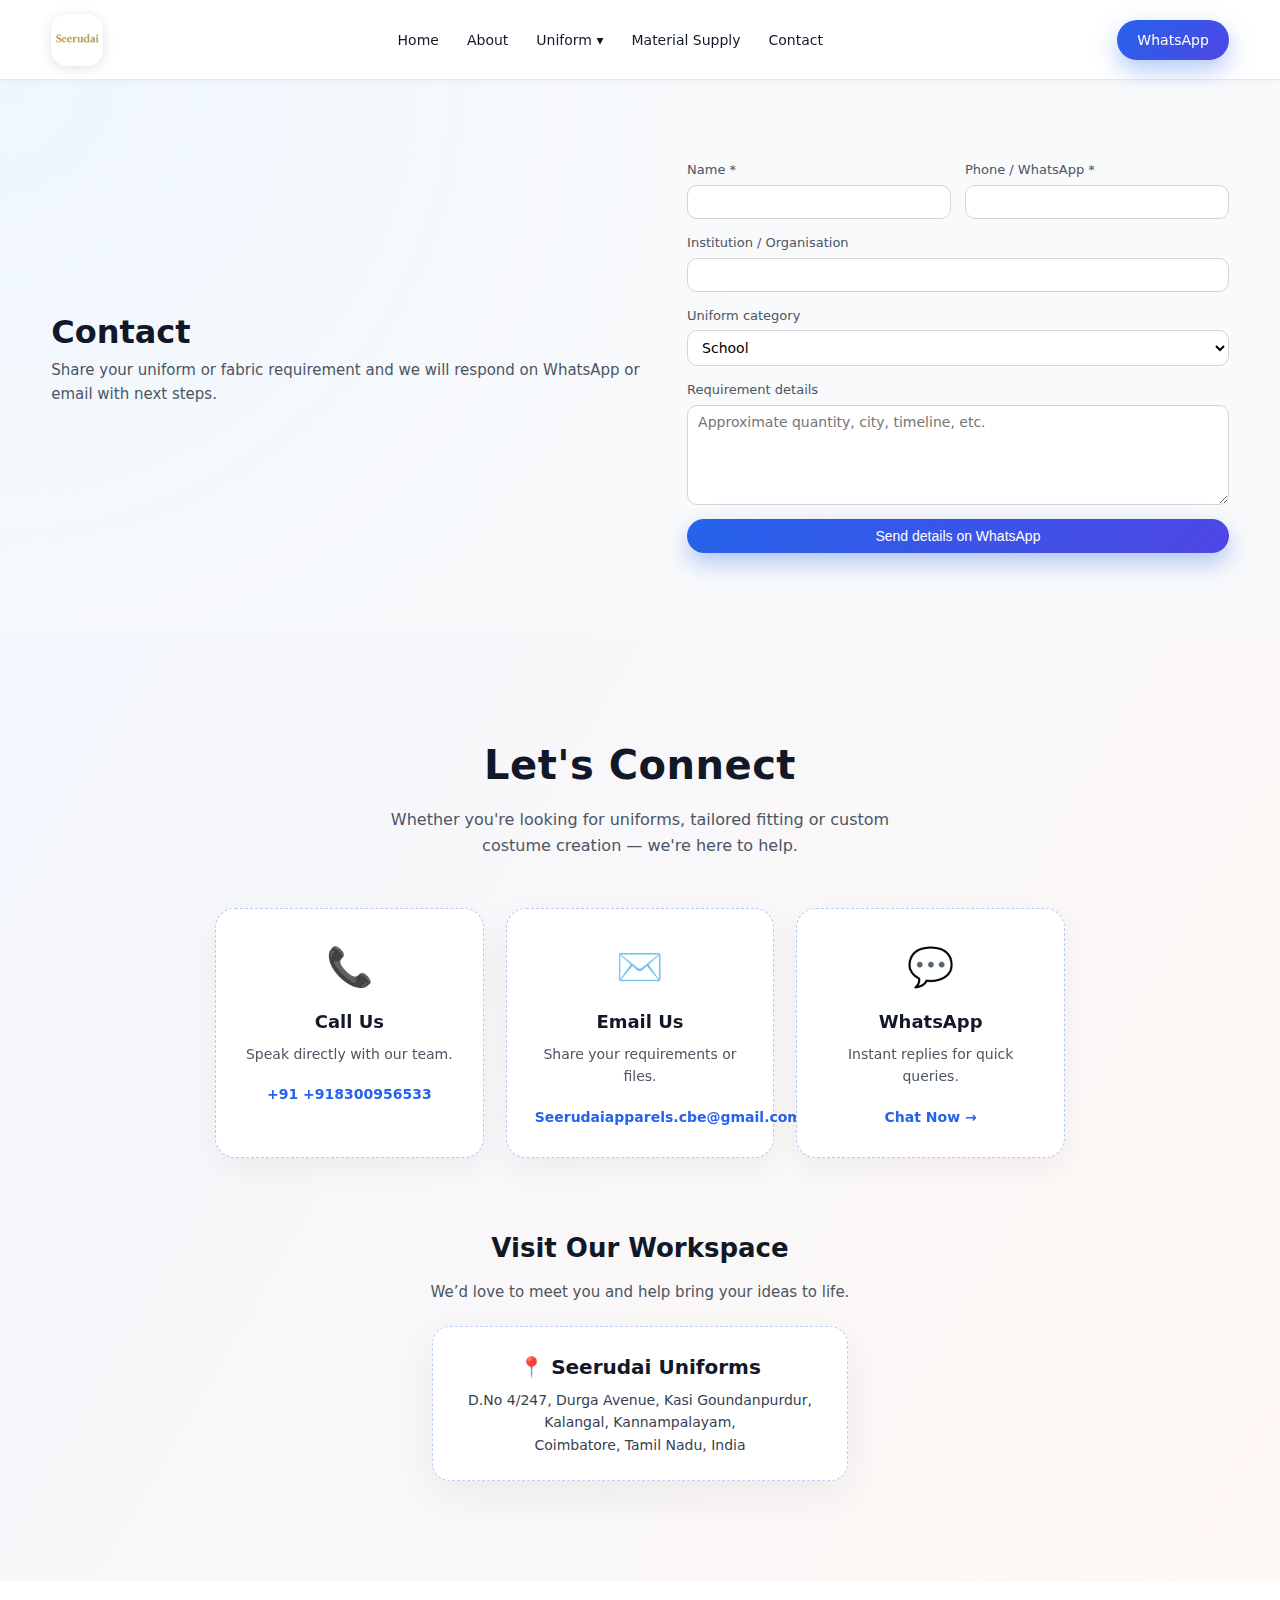
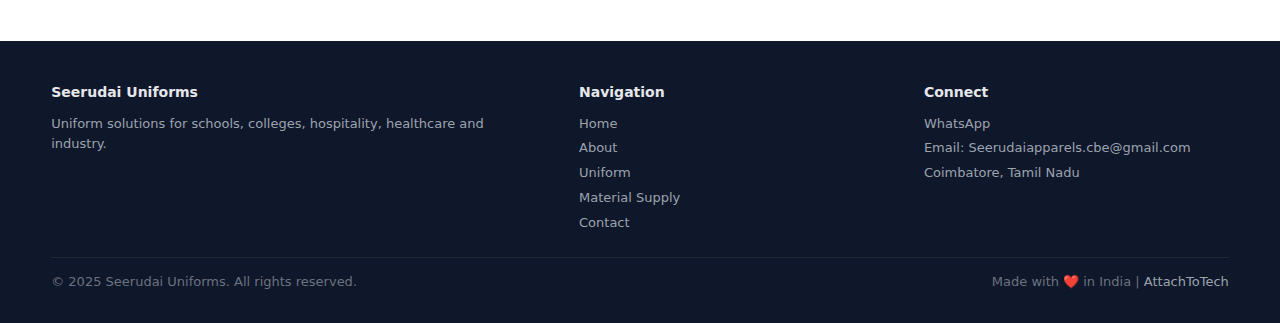
<file: contact.html>
<!DOCTYPE html>
<html lang="en">
<head>
  <meta charset="UTF-8" />
  <title>Contact – Seerudai Uniforms</title>
  <meta name="viewport" content="width=device-width, initial-scale=1.0" />
  <link rel="stylesheet" href="style.css" />
</head>
<body>

<header>
  <div class="container">
    <nav>
<a href="index.html" style="
      display:flex;
      align-items:center;
      gap:12px;
      text-decoration:none;
      transition:0.3s;
    " id="brandLogo">
      <img src="logo.jpg" alt="Seerudai" 
      style="
        height:52px;
        width:auto;
        object-fit:contain;
        transition:0.35s ease;
        filter:drop-shadow(0 2px 6px rgba(0,0,0,0.12));
      ">
    </a>      <ul>
        <li><a href="index.html">Home</a></li>
        <li><a href="about.html">About</a></li>
        <li class="dropdown">
          <a href="uniform.html">Uniform ▾</a>
          <div class="dropdown-menu">
            <a href="school.html">School Uniform</a>
            <a href="college.html">College Uniform</a>
            <a href="hospitality.html">Hotels & Hospitality</a>
            <a href="healthcare.html">Healthcare</a>
            <a href="corporate.html">Industrial & Corporate</a>
            <a href="public-service.html">Public Service</a>
            <a href="specialized.html">Specialized Uniforms</a>
          </div>
        </li>
        <li><a href="material-supply.html">Material Supply</a></li>
        <li><a href="contact.html">Contact</a></li>
      </ul>
      <a href="https://wa.me/+918300956533" class="btn">WhatsApp</a>
      <div class="menu-btn">☰</div>
    </nav>
  </div>
</header>

<main>
  <section class="section section-light">
    <div class="container two-col fade-up">
      <div>
        <h1>Contact</h1>
        <p>
          Share your uniform or fabric requirement and we will respond on WhatsApp or email with next steps.
        
      </div>
      <div>
        <form onsubmit="sendToWhatsApp(event)">
          <div class="form-row">
            <div class="form-group">
              <label for="name">Name *</label>
              <input type="text" id="name" required />
            </div>
            <div class="form-group">
              <label for="phone">Phone / WhatsApp *</label>
              <input type="tel" id="phone" required />
            </div>
          </div>

          <div class="form-group">
            <label for="organisation">Institution / Organisation</label>
            <input type="text" id="organisation" />
          </div>

          <div class="form-group">
            <label for="category">Uniform category</label>
            <select id="category">
              <option>School</option>
              <option>College</option>
              <option>Hotels & Hospitality</option>
              <option>Healthcare</option>
              <option>Industrial & Corporate</option>
              <option>Public Service</option>
              <option>Mixed / Not sure yet</option>
            </select>
          </div>

          <div class="form-group">
            <label for="message">Requirement details</label>
            <textarea id="message" placeholder="Approximate quantity, city, timeline, etc."></textarea>
          </div>

          <button type="submit" class="btn">Send details on WhatsApp</button>
        </form>
      </div>
    </div>
  </section>
</main>
<!-- CONTACT PAGE -->
<section class="contact-section fade-up" 
style="
padding:100px 0;
background:linear-gradient(120deg,rgba(37,99,235,0.05),rgba(249,115,22,0.05));
">
  <div class="container" style="max-width:850px; margin:auto; text-align:center;">

    <h1 style="
      font-size:40px;
      font-weight:700;
      margin-bottom:10px;
      letter-spacing:.5px;
    ">Let's Connect</h1>

    <p style="
      font-size:16px;
      color:#4b5563;
      max-width:540px;
      margin:auto;
      margin-bottom:50px;
    ">
      Whether you're looking for uniforms, tailored fitting or custom costume creation — we're here to help.
    </p>

    <!-- CARD WRAPPER -->
    <div style="
      display:grid;
      grid-template-columns:repeat(auto-fit,minmax(260px,1fr));
      gap:22px;
    ">

      <!-- PHONE -->
      <div style="
        background:#fff;
        padding:28px;
        border-radius:20px;
        border:1px dashed rgba(37,99,235,0.35);
        backdrop-filter:blur(10px);
        transition:.35s;
        cursor:pointer;
        box-shadow:0 10px 30px rgba(0,0,0,0.05);
      " 
      onmouseover="this.style.transform='translateY(-8px)'; this.style.boxShadow='0 16px 45px rgba(0,0,0,0.10)'"
      onmouseout="this.style.transform='translateY(0)'; this.style.boxShadow='0 10px 30px rgba(0,0,0,0.05)'">
        
        <div style="font-size:38px; margin-bottom:10px;">📞</div>
        <h3 style="font-size:18px; font-weight:600; margin-bottom:6px;">Call Us</h3>
        <p style="font-size:14px; color:#4b5563; margin-bottom:16px;">
          Speak directly with our team.
        </p>
        <a href="tel:+91+918300956533" style="
          text-decoration:none;
          font-size:14px;
          font-weight:600;
          color:#2563eb;
        ">+91 +918300956533</a>
      </div>

      <!-- EMAIL -->
      <div style="
        background:#fff;
        padding:28px;
        border-radius:20px;
        border:1px dashed rgba(37,99,235,0.35);
        backdrop-filter:blur(10px);
        transition:.35s;
        cursor:pointer;
        box-shadow:0 10px 30px rgba(0,0,0,0.05);
      " 
      onmouseover="this.style.transform='translateY(-8px)'; this.style.boxShadow='0 16px 45px rgba(0,0,0,0.10)'"
      onmouseout="this.style.transform='translateY(0)'; this.style.boxShadow='0 10px 30px rgba(0,0,0,0.05)'">

        <div style="font-size:38px; margin-bottom:10px;">✉️</div>
        <h3 style="font-size:18px; font-weight:600; margin-bottom:6px;">Email Us</h3>
        <p style="font-size:14px; color:#4b5563; margin-bottom:16px;">
          Share your requirements or files.
        </p>
        <a href="mailto:info@seerudai.com" style="
          text-decoration:none;
          font-size:14px;
          font-weight:600;
          color:#2563eb;
        ">Seerudaiapparels.cbe@gmail.com</a>
      </div>

      <!-- WHATSAPP -->
      <div style="
        background:#fff;
        padding:28px;
        border-radius:20px;
        border:1px dashed rgba(37,99,235,0.35);
        backdrop-filter:blur(10px);
        transition:.35s;
        cursor:pointer;
        box-shadow:0 10px 30px rgba(0,0,0,0.05);
      " 
      onmouseover="this.style.transform='translateY(-8px)'; this.style.boxShadow='0 16px 45px rgba(0,0,0,0.10)'"
      onmouseout="this.style.transform='translateY(0)'; this.style.boxShadow='0 10px 30px rgba(0,0,0,0.05)'">

        <div style="font-size:38px; margin-bottom:10px;">💬</div>
        <h3 style="font-size:18px; font-weight:600; margin-bottom:6px;">WhatsApp</h3>
        <p style="font-size:14px; color:#4b5563; margin-bottom:16px;">
          Instant replies for quick queries.
        </p>
        <a href="https://wa.me/+918300956533" style="
          text-decoration:none;
          font-size:14px;
          font-weight:600;
          color:#2563eb;
        ">Chat Now →</a>
      </div>

    </div>


    <!-- ADDRESS SECTION -->
    <div style="margin-top:70px;">
      <h2 style="font-size:26px; font-weight:650; margin-bottom:10px;">Visit Our Workspace</h2>
      <p style="font-size:15px; color:#4b5563; margin-bottom:22px;">
        We’d love to meet you and help bring your ideas to life.
      </p>

      <div style="
        display:inline-block;
        background:#fff;
        padding:24px 35px;
        border-radius:18px;
        border:1px dashed rgba(37,99,235,0.3);
        box-shadow:0 14px 40px rgba(0,0,0,0.06);
      ">
        <div style="font-size:20px; font-weight:600; margin-bottom:6px;">📍 Seerudai Uniforms</div>
        <p style="font-size:14px; line-height:1.6; color:#374151;">
          D.No 4/247, Durga Avenue, Kasi Goundanpurdur,<br>
           Kalangal, Kannampalayam,<br>
          Coimbatore, Tamil Nadu, India
        </p>
      </div>
    </div>
  </div>
</section>

<footer>
  <div class="container">
    <div class="footer-top">
      <div>
        <h4>Seerudai Uniforms</h4>
        <p>Uniform solutions for schools, colleges, hospitality, healthcare and industry.</p>
      </div>
      <div>
        <h4>Navigation</h4>
        <div class="footer-links">
          <a href="index.html">Home</a>
          <a href="about.html">About</a>
          <a href="uniform.html">Uniform</a>
          <a href="material-supply.html">Material Supply</a>
          <a href="contact.html">Contact</a>
        </div>
      </div>
      <div>
        <h4>Connect</h4>
        <div class="footer-links">
          <a href="https://wa.me/+918300956533">WhatsApp</a>
          <span>Email: Seerudaiapparels.cbe@gmail.com</span>
          <span>Coimbatore, Tamil Nadu</span>
        </div>
      </div>
    </div>
    <div class="footer-bottom">
      <span>© 2025 Seerudai Uniforms. All rights reserved.</span>
        <span>Made with ❤️ in India | <a href="http://attachtotech.xyz/" style="color:#9ca3af;text-decoration: none;">AttachToTech</a></span>
    </div>
  </div>
</footer>

<script>
  function sendToWhatsApp(e) {
    e.preventDefault();
    const name = document.getElementById("name").value.trim();
    const phone = document.getElementById("phone").value.trim();
    const organisation = document.getElementById("organisation").value.trim();
    const category = document.getElementById("category").value;
    const message = document.getElementById("message").value.trim();

    if (!name || !phone) {
      alert("Please fill in your name and phone / WhatsApp number.");
      return;
    }

    const text = `
Enquiry from website:

Name: ${name}
Phone: ${phone}
Organisation: ${organisation || "-"}
Category: ${category}
Details: ${message || "-"}

`.trim();

    const number = "+918300956533";
    const url = "https://wa.me/" + number + "?text=" + encodeURIComponent(text);
    window.open(url, "_blank");
  }
</script>

<script src="script.js"></script>
</body>
</html>
</file>
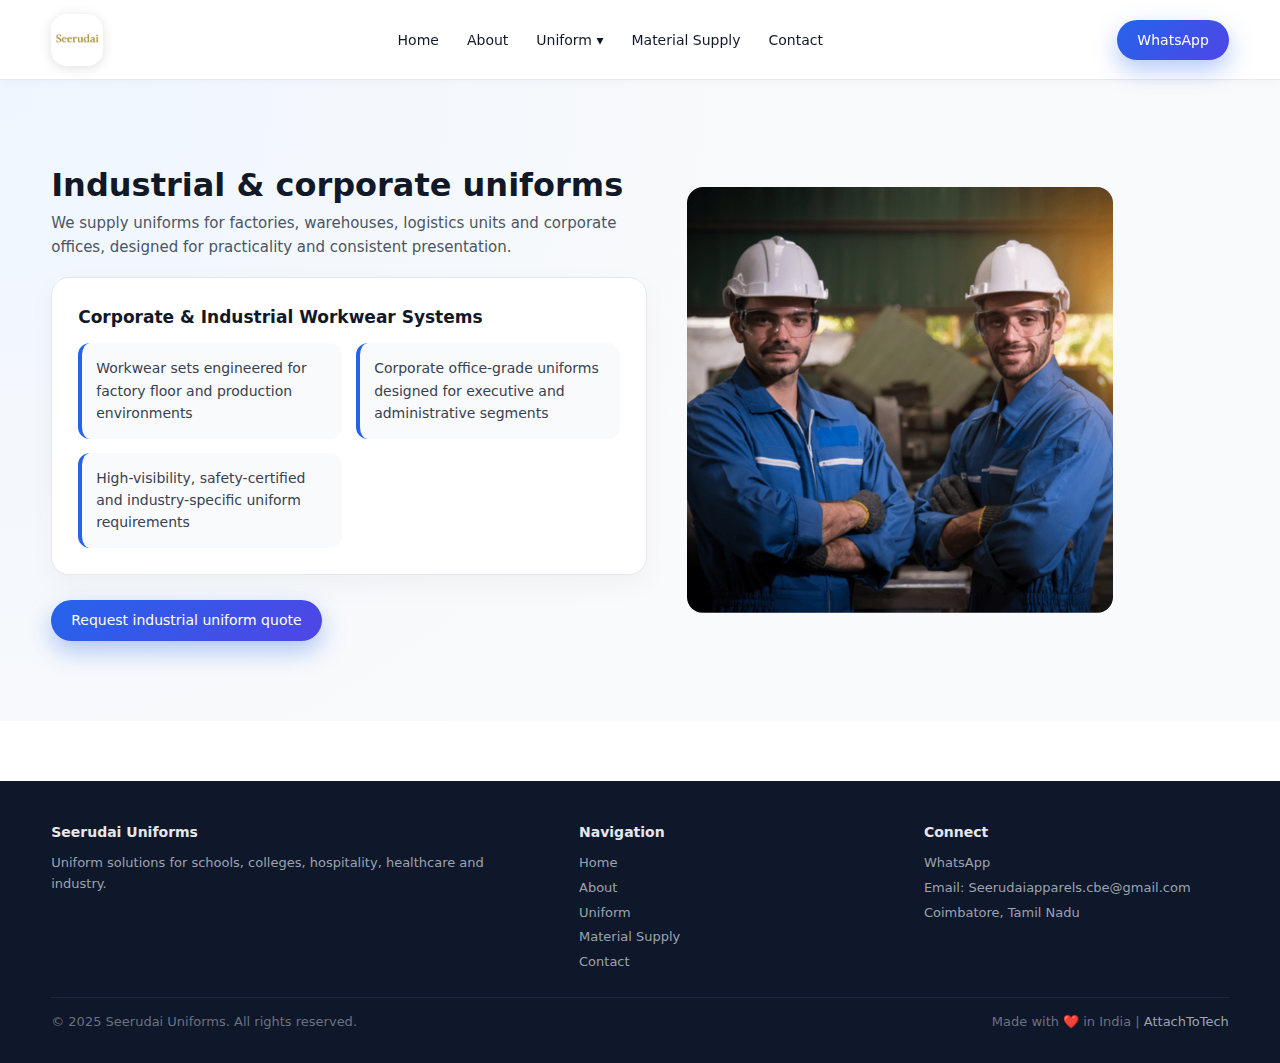
<file: corporate.html>
<!DOCTYPE html>
<html lang="en">
<head>
  <meta charset="UTF-8" />
  <title>Industrial & Corporate Uniforms – Seerudai Uniforms</title>
  <meta name="viewport" content="width=device-width, initial-scale=1.0" />
  <link rel="stylesheet" href="style.css" />
</head>
<body>

<header>
  <div class="container">
    <nav>
<a href="index.html" style="
      display:flex;
      align-items:center;
      gap:12px;
      text-decoration:none;
      transition:0.3s;
    " id="brandLogo">
      <img src="logo.jpg" alt="Seerudai" 
      style="
        height:52px;
        width:auto;
        object-fit:contain;
        transition:0.35s ease;
        filter:drop-shadow(0 2px 6px rgba(0,0,0,0.12));
      ">
    </a>      <ul>
        <li><a href="index.html">Home</a></li>
        <li><a href="about.html">About</a></li>
        <li class="dropdown">
          <a href="uniform.html">Uniform ▾</a>
          <div class="dropdown-menu">
            <a href="school.html">School Uniform</a>
            <a href="college.html">College Uniform</a>
            <a href="hospitality.html">Hotels & Hospitality</a>
            <a href="healthcare.html">Healthcare</a>
            <a href="corporate.html">Industrial & Corporate</a>
            <a href="public-service.html">Public Service</a>
            <a href="specialized.html">Specialized Uniforms</a>
          </div>
        </li>
        <li><a href="material-supply.html">Material Supply</a></li>
        <li><a href="contact.html">Contact</a></li>
      </ul>
      <a href="https://wa.me/+918300956533" class="btn">WhatsApp</a>
      <div class="menu-btn">☰</div>
    </nav>
  </div>
</header>

<main>
  <section class="section section-light">
    <div class="container two-col fade-up">
      <div>
        <h1>Industrial & corporate uniforms</h1>
        <p>
          We supply uniforms for factories, warehouses, logistics units and corporate offices, designed for
          practicality and consistent presentation.
        </p>
       <div style="
  border-radius:18px;
  padding:26px;
  background:#fff;
  border:1px solid #e5e7eb;
  box-shadow:0 10px 28px rgba(0,0,0,0.04);
  margin-top:18px;
">

  <h4 style="font-size:17px;font-weight:600;margin-bottom:12px;color:#111827;">
    Corporate & Industrial Workwear Systems
  </h4>

  <div style="display:grid;grid-template-columns:repeat(auto-fit,minmax(220px,1fr));gap:14px;">

    <div style="
      padding:14px;
      border-radius:12px;
      background:#f9fafb;
      border-left:4px solid #2563eb;
      transition:.3s;
    ">
      <span style="display:block;font-size:14px;color:#374151;">
        Workwear sets engineered for factory floor and production environments
      </span>
    </div>

    <div style="
      padding:14px;
      border-radius:12px;
      background:#f9fafb;
      border-left:4px solid #2563eb;
      transition:.3s;
    ">
      <span style="display:block;font-size:14px;color:#374151;">
        Corporate office-grade uniforms designed for executive and administrative segments
      </span>
    </div>

    <div style="
      padding:14px;
      border-radius:12px;
      background:#f9fafb;
      border-left:4px solid #2563eb;
      transition:.3s;
    ">
      <span style="display:block;font-size:14px;color:#374151;">
        High-visibility, safety-certified and industry-specific uniform requirements
      </span>
    </div>

  </div>
</div>

        <br />
        <a
          href="https://wa.me/+918300956533?text=We%20need%20a%20quotation%20for%20industrial%20or%20corporate%20uniforms"
          class="btn"
        >
          Request industrial uniform quote
        </a>
      </div>
      <div>
        <img src="corporate-detail.jpg" alt="Industrial uniforms">
      </div>
    </div>
  </section>
</main>

<footer>
  <div class="container">
    <div class="footer-top">
      <div>
        <h4>Seerudai Uniforms</h4>
        <p>Uniform solutions for schools, colleges, hospitality, healthcare and industry.</p>
      </div>
      <div>
        <h4>Navigation</h4>
        <div class="footer-links">
          <a href="index.html">Home</a>
          <a href="about.html">About</a>
          <a href="uniform.html">Uniform</a>
          <a href="material-supply.html">Material Supply</a>
          <a href="contact.html">Contact</a>
        </div>
      </div>
      <div>
        <h4>Connect</h4>
        <div class="footer-links">
          <a href="https://wa.me/+918300956533">WhatsApp</a>
          <span>Email: Seerudaiapparels.cbe@gmail.com</span>
          <span>Coimbatore, Tamil Nadu</span>
        </div>
      </div>
    </div>
    <div class="footer-bottom">
      <span>© 2025 Seerudai Uniforms. All rights reserved.</span>
        <span>Made with ❤️ in India | <a href="http://attachtotech.xyz/" style="color:#9ca3af;text-decoration: none;">AttachToTech</a></span>
    </div>
  </div>
</footer>

<script src="script.js"></script>
</body>
</html>
</file>
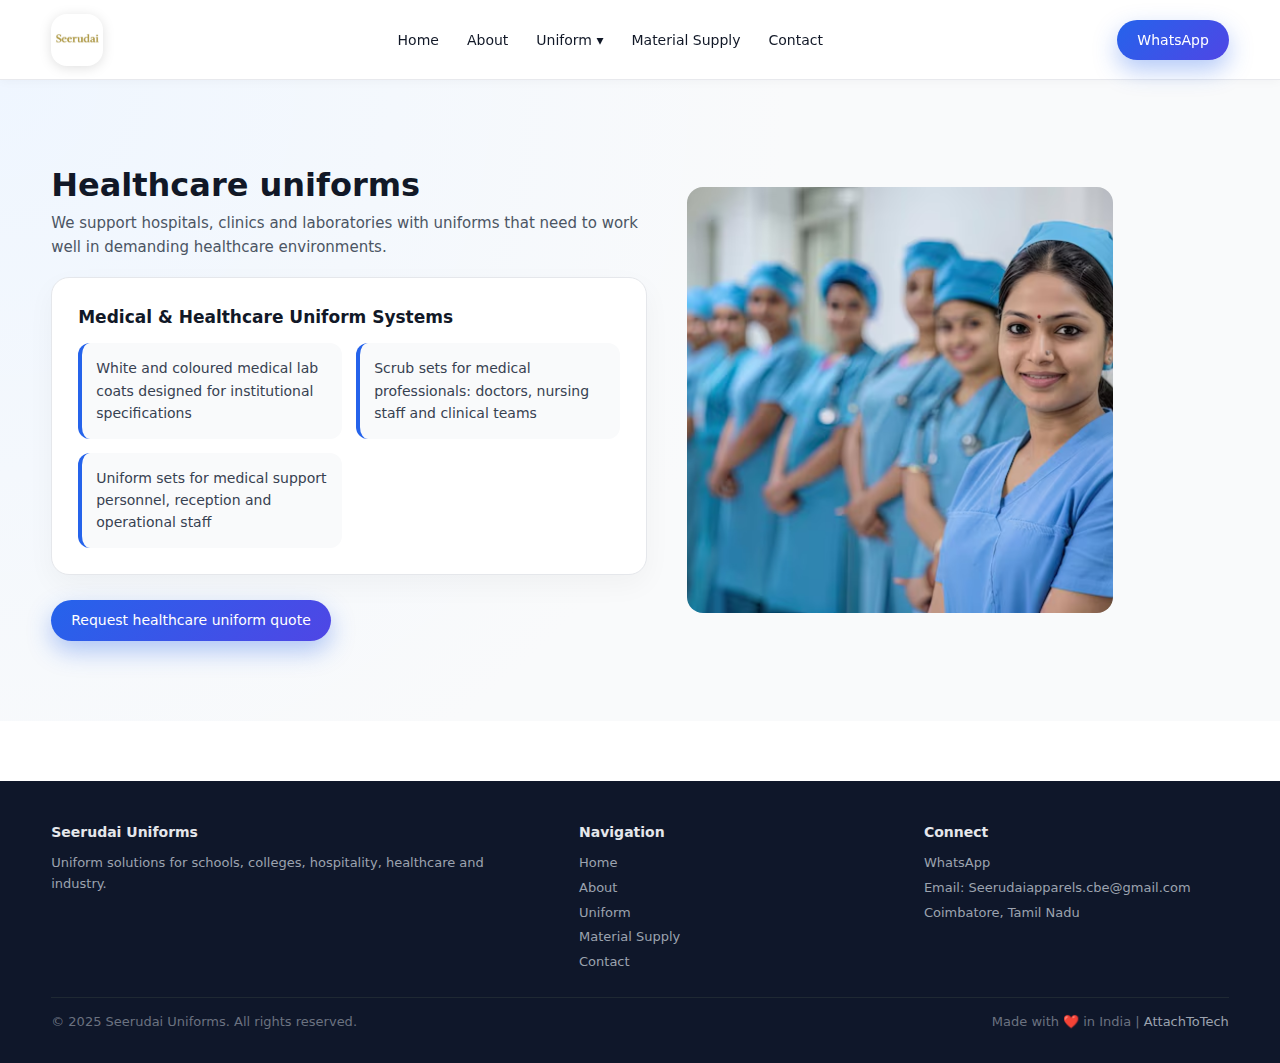
<file: healthcare.html>
<!DOCTYPE html>
<html lang="en">
<head>
  <meta charset="UTF-8" />
  <title>Healthcare Uniforms – Seerudai Uniforms</title>
  <meta name="viewport" content="width=device-width, initial-scale=1.0" />
  <link rel="stylesheet" href="style.css" />
</head>
<body>

<header>
  <div class="container">
    <nav>
<a href="index.html" style="
      display:flex;
      align-items:center;
      gap:12px;
      text-decoration:none;
      transition:0.3s;
    " id="brandLogo">
      <img src="logo.jpg" alt="Seerudai" 
      style="
        height:52px;
        width:auto;
        object-fit:contain;
        transition:0.35s ease;
        filter:drop-shadow(0 2px 6px rgba(0,0,0,0.12));
      ">
    </a>      <ul>
        <li><a href="index.html">Home</a></li>
        <li><a href="about.html">About</a></li>
        <li class="dropdown">
          <a href="uniform.html">Uniform ▾</a>
          <div class="dropdown-menu">
            <a href="school.html">School Uniform</a>
            <a href="college.html">College Uniform</a>
            <a href="hospitality.html">Hotels & Hospitality</a>
            <a href="healthcare.html">Healthcare</a>
            <a href="corporate.html">Industrial & Corporate</a>
            <a href="public-service.html">Public Service</a>
            <a href="specialized.html">Specialized Uniforms</a>
          </div>
        </li>
        <li><a href="material-supply.html">Material Supply</a></li>
        <li><a href="contact.html">Contact</a></li>
      </ul>
      <a href="https://wa.me/+918300956533" class="btn">WhatsApp</a>
      <div class="menu-btn">☰</div>
    </nav>
  </div>
</header>

<main>
  <section class="section section-light">
    <div class="container two-col fade-up">
      <div>
        <h1>Healthcare uniforms</h1>
        <p>
          We support hospitals, clinics and laboratories with uniforms that need to work well in demanding
          healthcare environments.
        </p>
        <div style="
  border-radius:18px;
  padding:26px;
  background:#fff;
  border:1px solid #e5e7eb;
  box-shadow:0 10px 28px rgba(0,0,0,0.04);
  margin-top:18px;
">

  <h4 style="font-size:17px;font-weight:600;margin-bottom:12px;color:#111827;">
    Medical & Healthcare Uniform Systems
  </h4>

  <div style="display:grid;grid-template-columns:repeat(auto-fit,minmax(220px,1fr));gap:14px;">

    <div style="
      padding:14px;
      border-radius:12px;
      background:#f9fafb;
      border-left:4px solid #2563eb;
      transition:.3s;
    ">
      <span style="display:block;font-size:14px;color:#374151;">
        White and coloured medical lab coats designed for institutional specifications
      </span>
    </div>

    <div style="
      padding:14px;
      border-radius:12px;
      background:#f9fafb;
      border-left:4px solid #2563eb;
      transition:.3s;
    ">
      <span style="display:block;font-size:14px;color:#374151;">
        Scrub sets for medical professionals: doctors, nursing staff and clinical teams
      </span>
    </div>

    <div style="
      padding:14px;
      border-radius:12px;
      background:#f9fafb;
      border-left:4px solid #2563eb;
      transition:.3s;
    ">
      <span style="display:block;font-size:14px;color:#374151;">
        Uniform sets for medical support personnel, reception and operational staff
      </span>
    </div>

  </div>
</div>

        <br />
        <a
          href="https://wa.me/+918300956533?text=We%20need%20a%20quotation%20for%20healthcare%20uniforms"
          class="btn"
        >
          Request healthcare uniform quote
        </a>
      </div>
      <div>
        <img src="healthcare-detail.jpg" alt="Healthcare uniforms">
      </div>
    </div>
  </section>
</main>

<footer>
  <div class="container">
    <div class="footer-top">
      <div>
        <h4>Seerudai Uniforms</h4>
        <p>Uniform solutions for schools, colleges, hospitality, healthcare and industry.</p>
      </div>
      <div>
        <h4>Navigation</h4>
        <div class="footer-links">
          <a href="index.html">Home</a>
          <a href="about.html">About</a>
          <a href="uniform.html">Uniform</a>
          <a href="material-supply.html">Material Supply</a>
          <a href="contact.html">Contact</a>
        </div>
      </div>
      <div>
        <h4>Connect</h4>
        <div class="footer-links">
          <a href="https://wa.me/+918300956533">WhatsApp</a>
          <span>Email: Seerudaiapparels.cbe@gmail.com</span>
          <span>Coimbatore, Tamil Nadu</span>
        </div>
      </div>
    </div>
    <div class="footer-bottom">
      <span>© 2025 Seerudai Uniforms. All rights reserved.</span>
        <span>Made with ❤️ in India | <a href="http://attachtotech.xyz/" style="color:#9ca3af;text-decoration: none;">AttachToTech</a></span>
    </div>
  </div>
</footer>

<script src="script.js"></script>
</body>
</html>
</file>
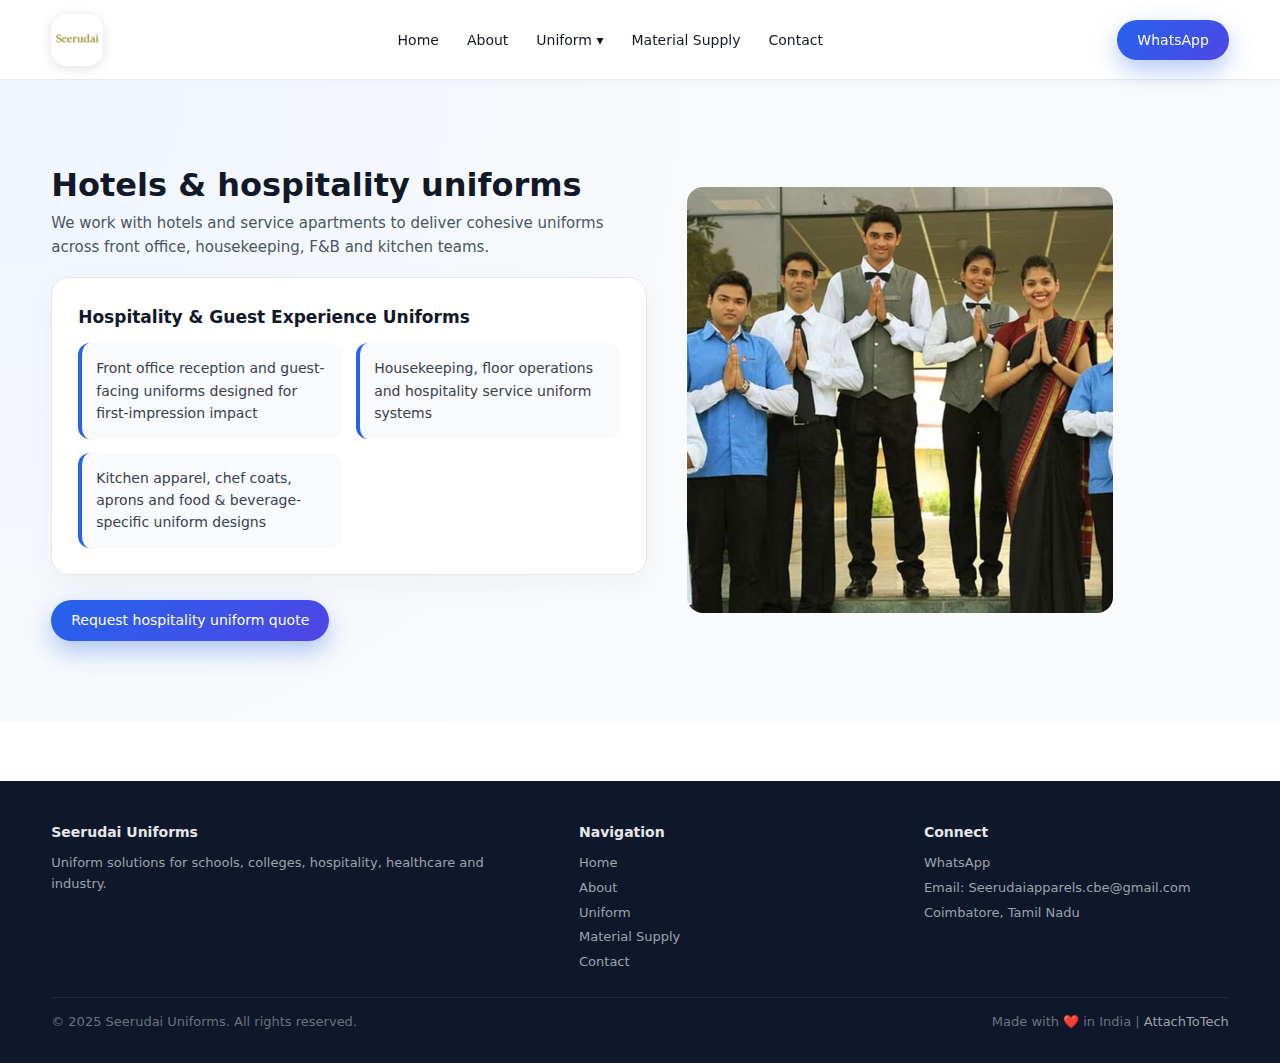
<file: hospitality.html>
<!DOCTYPE html>
<html lang="en">
<head>
  <meta charset="UTF-8" />
  <title>Hotels & Hospitality Uniforms – Seerudai Uniforms</title>
  <meta name="viewport" content="width=device-width, initial-scale=1.0" />
  <link rel="stylesheet" href="style.css" />
</head>
<body>

<header>
  <div class="container">
    <nav>
<a href="index.html" style="
      display:flex;
      align-items:center;
      gap:12px;
      text-decoration:none;
      transition:0.3s;
    " id="brandLogo">
      <img src="logo.jpg" alt="Seerudai" 
      style="
        height:52px;
        width:auto;
        object-fit:contain;
        transition:0.35s ease;
        filter:drop-shadow(0 2px 6px rgba(0,0,0,0.12));
      ">
    </a>      <ul>
        <li><a href="index.html">Home</a></li>
        <li><a href="about.html">About</a></li>
        <li class="dropdown">
          <a href="uniform.html">Uniform ▾</a>
          <div class="dropdown-menu">
            <a href="school.html">School Uniform</a>
            <a href="college.html">College Uniform</a>
            <a href="hospitality.html">Hotels & Hospitality</a>
            <a href="healthcare.html">Healthcare</a>
            <a href="corporate.html">Industrial & Corporate</a>
            <a href="public-service.html">Public Service</a>
            <a href="specialized.html">Specialized Uniforms</a>
          </div>
        </li>
        <li><a href="material-supply.html">Material Supply</a></li>
        <li><a href="contact.html">Contact</a></li>
      </ul>
      <a href="https://wa.me/+91+918300956533" class="btn">WhatsApp</a>
      <div class="menu-btn">☰</div>
    </nav>
  </div>
</header>

<main>
  <section class="section section-light">
    <div class="container two-col fade-up">
      <div>
        <h1>Hotels & hospitality uniforms</h1>
        <p>
          We work with hotels and service apartments to deliver cohesive uniforms across front office,
          housekeeping, F&B and kitchen teams.
        </p>
        <div style="
  border-radius:18px;
  padding:26px;
  background:#fff;
  border:1px solid #e5e7eb;
  box-shadow:0 10px 28px rgba(0,0,0,0.04);
  margin-top:18px;
">

  <h4 style="font-size:17px;font-weight:600;margin-bottom:12px;color:#111827;">
    Hospitality & Guest Experience Uniforms
  </h4>

  <div style="display:grid;grid-template-columns:repeat(auto-fit,minmax(220px,1fr));gap:14px;">

    <div style="
      padding:14px;
      border-radius:12px;
      background:#f9fafb;
      border-left:4px solid #2563eb;
      transition:.3s;
    ">
      <span style="display:block;font-size:14px;color:#374151;">
        Front office reception and guest-facing uniforms designed for first-impression impact
      </span>
    </div>

    <div style="
      padding:14px;
      border-radius:12px;
      background:#f9fafb;
      border-left:4px solid #2563eb;
      transition:.3s;
    ">
      <span style="display:block;font-size:14px;color:#374151;">
        Housekeeping, floor operations and hospitality service uniform systems
      </span>
    </div>

    <div style="
      padding:14px;
      border-radius:12px;
      background:#f9fafb;
      border-left:4px solid #2563eb;
      transition:.3s;
    ">
      <span style="display:block;font-size:14px;color:#374151;">
        Kitchen apparel, chef coats, aprons and food & beverage-specific uniform designs
      </span>
    </div>

  </div>
</div>

        <br />
        <a
          href="https://wa.me/+91+918300956533?text=We%20need%20a%20quotation%20for%20hotel%20uniforms"
          class="btn"
        >
          Request hospitality uniform quote
        </a>
      </div>
      <div>
        <img src="hospitality-detail.jpg" alt="Hospitality uniforms">
      </div>
    </div>
  </section>
</main>

<footer>
  <div class="container">
    <div class="footer-top">
      <div>
        <h4>Seerudai Uniforms</h4>
        <p>Uniform solutions for schools, colleges, hospitality, healthcare and industry.</p>
      </div>
      <div>
        <h4>Navigation</h4>
        <div class="footer-links">
          <a href="index.html">Home</a>
          <a href="about.html">About</a>
          <a href="uniform.html">Uniform</a>
          <a href="material-supply.html">Material Supply</a>
          <a href="contact.html">Contact</a>
        </div>
      </div>
      <div>
        <h4>Connect</h4>
        <div class="footer-links">
          <a href="https://wa.me/+91+918300956533">WhatsApp</a>
          <span>Email: Seerudaiapparels.cbe@gmail.com</span>
          <span>Coimbatore, Tamil Nadu</span>
        </div>
      </div>
    </div>
    <div class="footer-bottom">
      <span>© 2025 Seerudai Uniforms. All rights reserved.</span>
        <span>Made with ❤️ in India | <a href="http://attachtotech.xyz/" style="color:#9ca3af;text-decoration: none;">AttachToTech</a></span>
    </div>
  </div>
</footer>

<script src="script.js"></script>
</body>
</html>
</file>
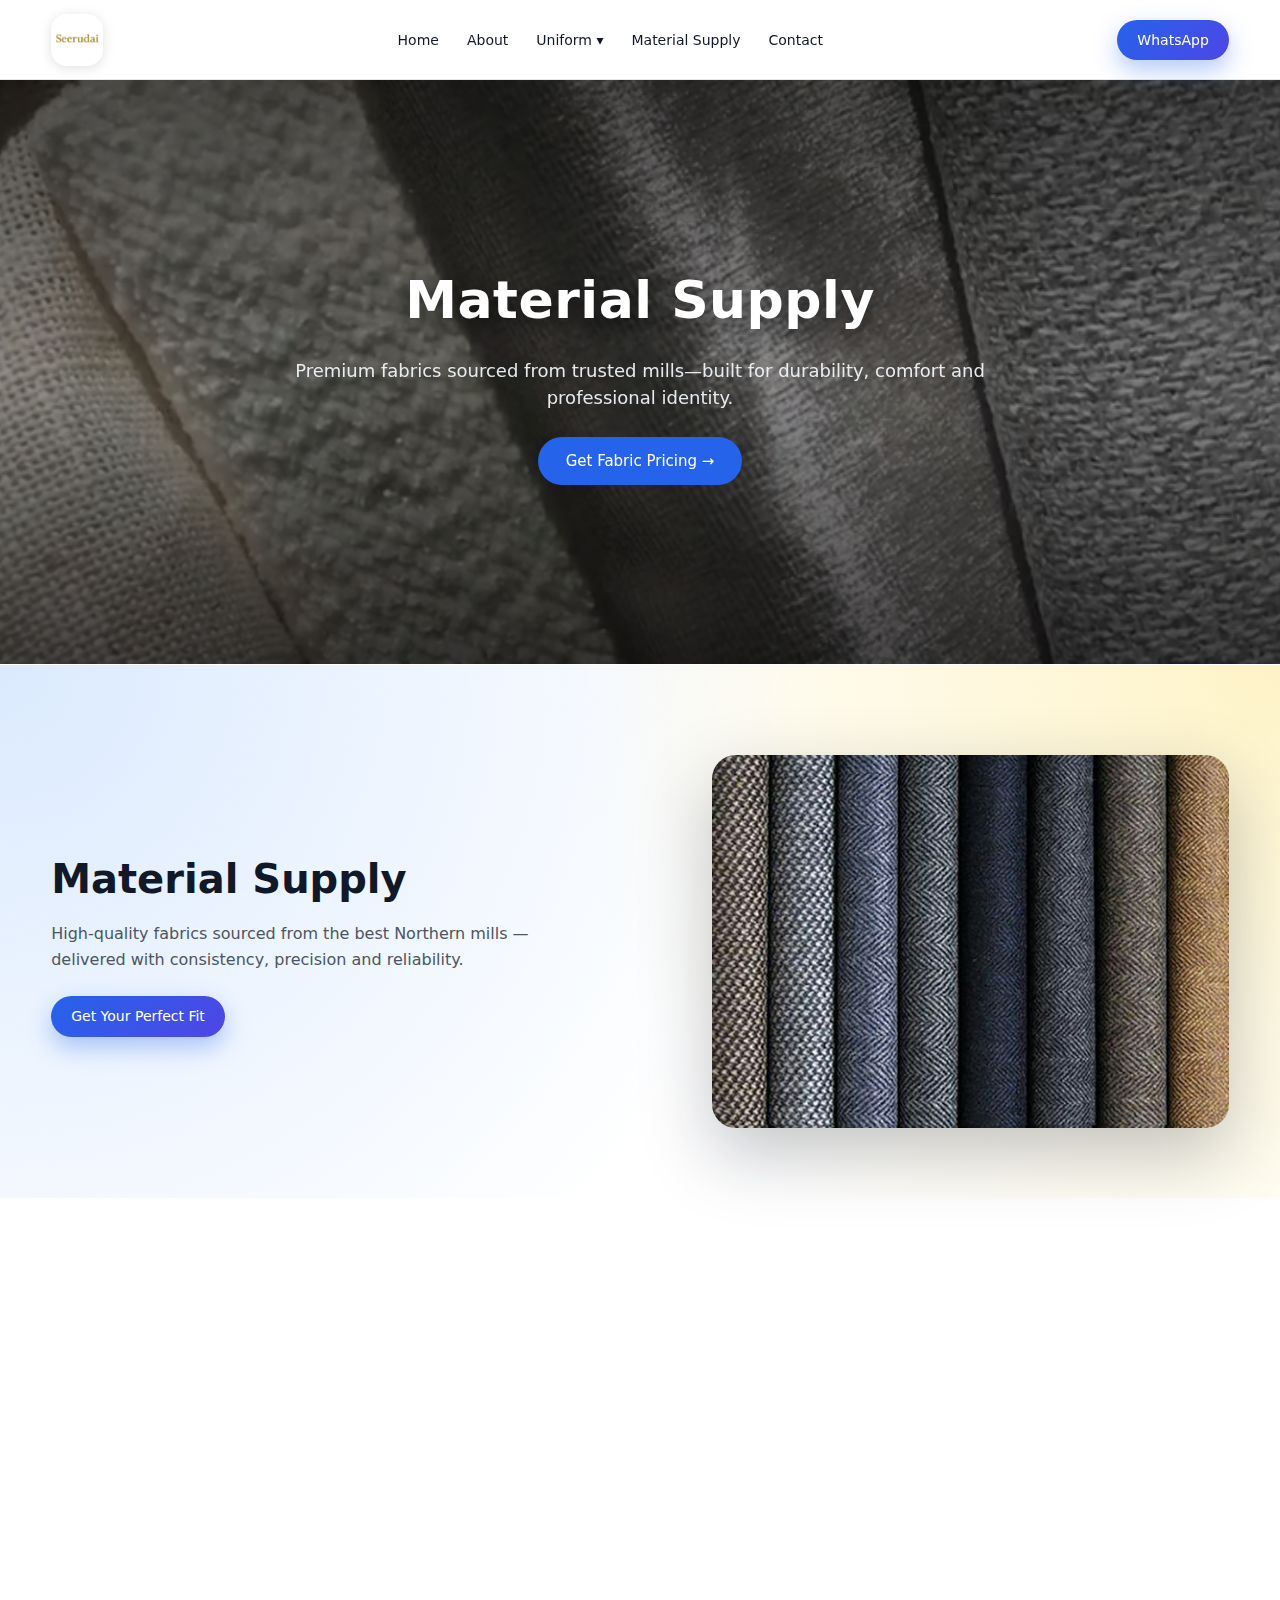
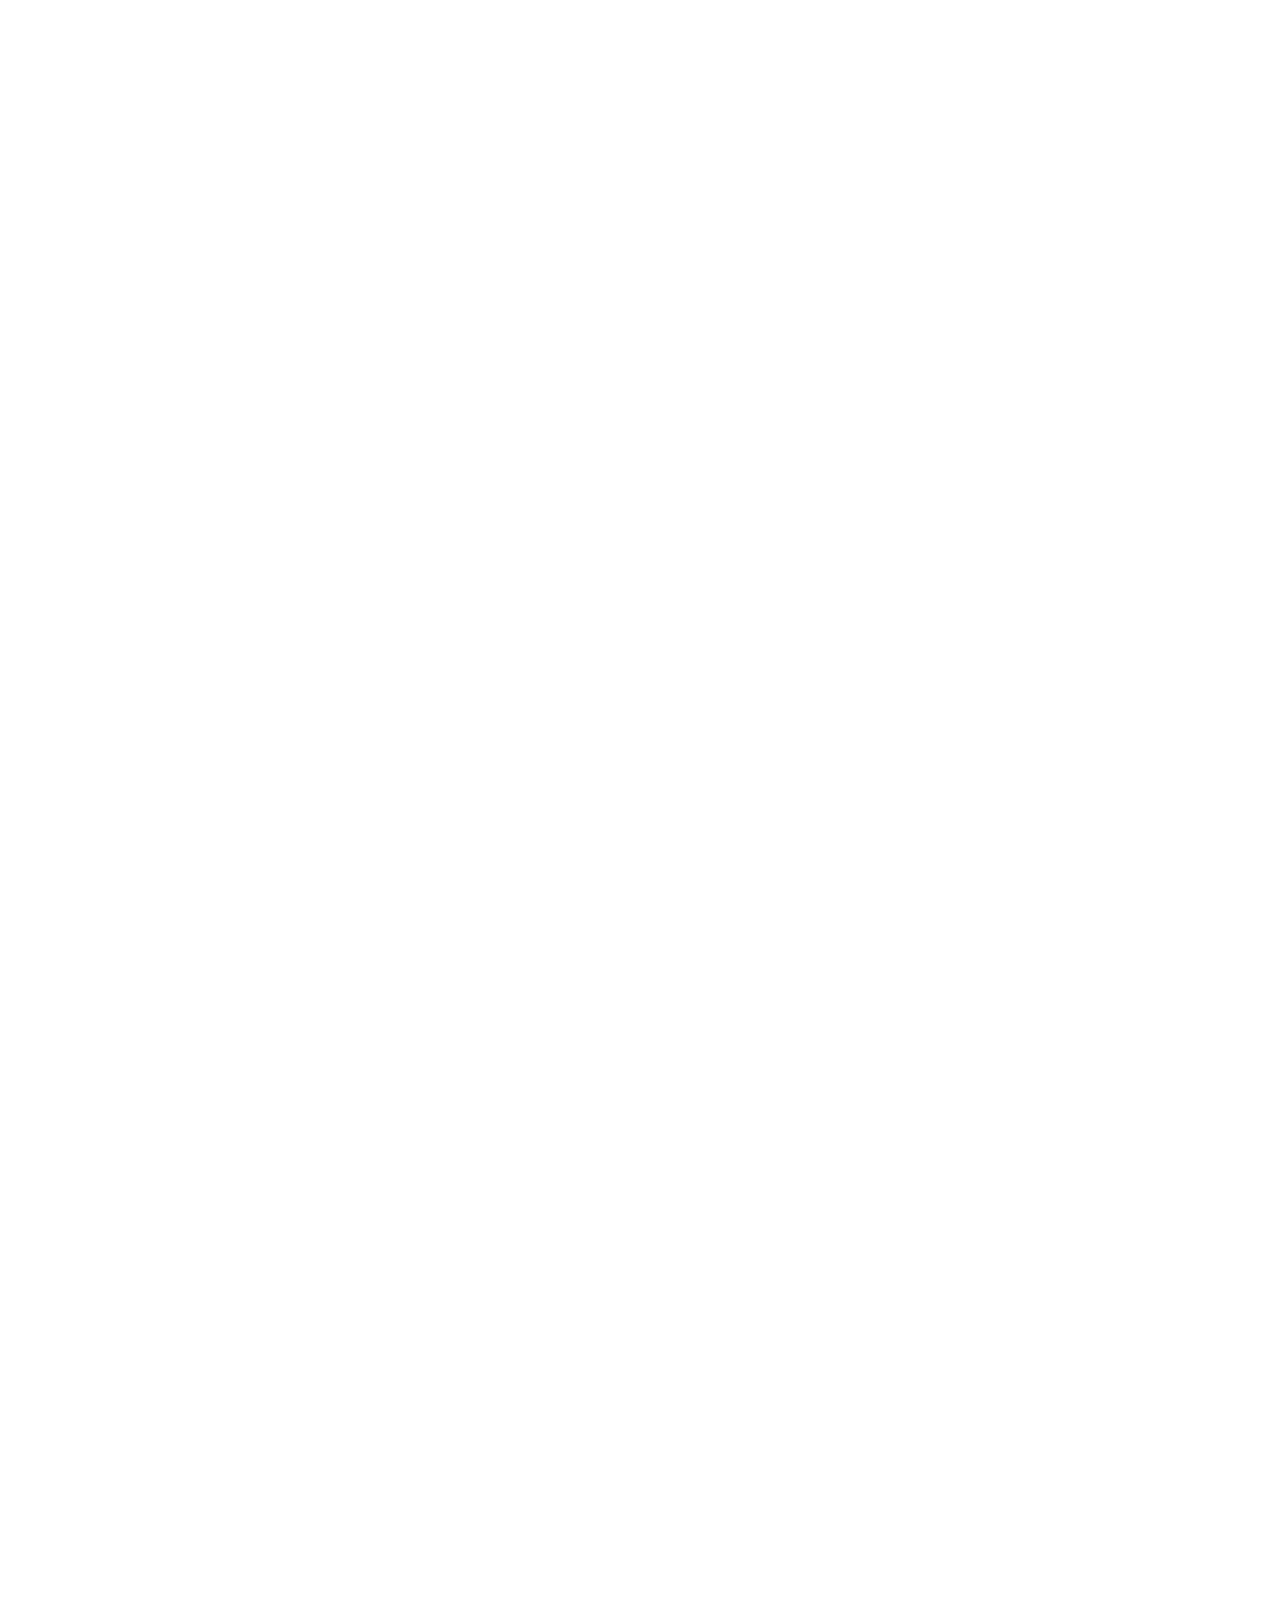
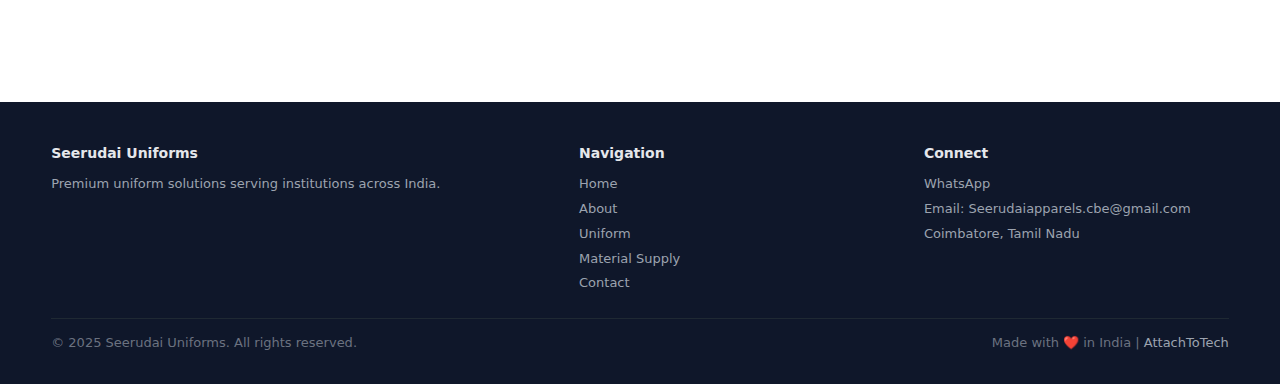
<file: material-supply.html>
<!DOCTYPE html>
<html lang="en">
<head>
  <meta charset="UTF-8" />
  <title>Material Supply – Seerudai Uniforms</title>
  <meta name="viewport" content="width=device-width, initial-scale=1.0" />
  <link rel="stylesheet" href="style.css" />
</head>
<body>

<!-- HEADER -->
<header>
  <div class="container">
    <nav>
<a href="index.html" style="
      display:flex;
      align-items:center;
      gap:12px;
      text-decoration:none;
      transition:0.3s;
    " id="brandLogo">
      <img src="logo.jpg" alt="Seerudai" 
      style="
        height:52px;
        width:auto;
        object-fit:contain;
        transition:0.35s ease;
        filter:drop-shadow(0 2px 6px rgba(0,0,0,0.12));
      ">
    </a>
      <ul>
        <li><a href="index.html">Home</a></li>
        <li><a href="about.html">About</a></li>

        <li class="dropdown">
          <a href="uniform.html">Uniform ▾</a>
          <div class="dropdown-menu">
            <a href="school.html">School Uniform</a>
            <a href="college.html">College Uniform</a>
            <a href="hospitality.html">Hotels & Hospitality</a>
            <a href="healthcare.html">Healthcare</a>
            <a href="corporate.html">Industrial & Corporate</a>
            <a href="public-service.html">Public Service</a>
            <a href="specialized.html">Specialized Uniforms</a>
          </div>
        </li>

        <li><a href="material-supply.html">Material Supply</a></li>
        <li><a href="contact.html">Contact</a></li>
      </ul>

      <a href="https://wa.me/+91+918300956533" class="btn">WhatsApp</a>
      <div class="menu-btn">☰</div>
    </nav>
  </div>
</header>
<!-- HERO WITH VIDEO -->
<section class="hero-video fade-up" 
style="
position: relative;
height: 65vh;
min-height: 380px;
display: flex;
align-items: center;
justify-content: center;
overflow: hidden;
border-bottom: 1px solid rgba(255,255,255,0.2);
">

  <!-- Background Video -->
  <video autoplay muted loop playsinline class="bg-video"
  style="
    position: absolute;
    inset: 0;
    width: 100%;
    height: 100%;
    object-fit: cover;
    filter: brightness(65%) contrast(105%);
    transform: scale(1.05);
  ">
    <source src="material-fabrics.mp4" type="video/mp4" />
  </video>

  <!-- Overlay Gradient -->
  <div class="overlay" 
  style="
    position: absolute;
    inset: 0;
    background: linear-gradient(
      to bottom,
      rgba(0,0,0,0.5),
      rgba(0,0,0,0.15),
      rgba(0,0,0,0.55)
    );
  "></div>

  <!-- Content -->
  <div class="container hero-content"
  style="
    position: relative;
    text-align: center;
    max-width: 750px;
    padding: 0 18px;
    color: #fff;
    z-index: 2;
  ">
    
    <h1 style="
      font-size: 52px;
      font-weight: 750;
      margin-bottom: 14px;
      text-shadow: 0 6px 22px rgba(0,0,0,0.5);
      letter-spacing: .5px;
    ">
      Material Supply
    </h1>

    <p style="
      font-size: 18px;
      margin-bottom: 26px;
      opacity: .95;
      line-height: 1.5;
      text-shadow: 0 4px 18px rgba(0,0,0,0.45);
    ">
      Premium fabrics sourced from trusted mills—built for durability, comfort and professional identity.
    </p>

    <!-- Button -->
    <a href="https://wa.me/+91+918300956533" 
    style="
      display: inline-block;
      padding: 12px 28px;
      background: #2563eb;
      border-radius: 999px;
      font-size: 15px;
      color: #fff;
      text-decoration: none;
      transition: .3s;
    "
    onmouseover="this.style.transform='translateY(-4px)'; this.style.boxShadow='0 16px 45px rgba(37,99,235,.45)'"
    onmouseout="this.style.transform='translateY(0)'; this.style.boxShadow='0 12px 35px rgba(37,99,235,.35)'">
      Get Fabric Pricing →
    </a>

  </div>
</section>


<!-- HERO -->
<section class="hero fade-up">
  <div class="container hero-grid">
    <div>
      <h1>Material Supply</h1>
      <p>High-quality fabrics sourced from the best Northern mills — delivered with consistency, precision and reliability.</p>
      <a href="https://wa.me/+91+918300956533?text=I%20want%20material%20quotation" class="btn">
        Get Your Perfect Fit
      </a>
    </div>
    <div>
      <img src="fabrics.jpg" alt="Uniform fabrics">
    </div>
  </div>
</section>


<!-- MAIN CONTENT -->
<section class="section section-light fade-up">
  <div class="container">
    <div class="section-heading">
      <h2>Top Fabric Manufacturers in Coimbatore</h2>
      <p>Premium fabrics sourced with care, quality and consistency.</p>
    </div>

    <div class="two-col">
      <div>
        <p>
          At Seerudai, we understand that quality materials are the foundation of exceptional uniforms. 
          Our Material Supply segment highlights our commitment to sourcing high-quality fabrics from 
          renowned Northern mills in India — known for superior production standards.
        </p>

        <p>
          Although we are located in South India, we procure our base materials from trusted mills 
          in the North, ensuring unmatched consistency and durability. With support from industry 
          leaders like <strong>South Indian Uniforms</strong>, we provide competitive pricing while maintaining 
          premium-grade quality.
        </p>

        <p>
          This enables us to supply exceptional options for:
        </p>

        <ul class="bullet-list">
          <li><span class="bullet-dot"></span><span>Schools & Colleges</span></li>
          <li><span class="bullet-dot"></span><span>Hospitals & Healthcare</span></li>
          <li><span class="bullet-dot"></span><span>Corporate & Industrial Uniforms</span></li>
        </ul>
      </div>

      <div>
        <img src="material-supply.jpg" alt="Fabric rolls">
      </div>
    </div>
  </div>
</section>



<!-- FABRIC TYPES -->
<section class="section fade-up">
  <div class="container">
    <div class="section-heading">
      <h2>Types of Fabrics We Provide</h2>
      <p>Carefully selected to meet specific uniform standards and real-world usage.</p>
    </div>

    <div class="cards fade-up">

      <div class="card"><h3>✔ Cotton</h3><p>Soft, breathable, ideal for daily uniforms.</p></div>
      <div class="card"><h3>✔ Cotton Twill</h3><p>Durable and perfect for rugged use.</p></div>
      <div class="card"><h3>✔ Poly Cotton</h3><p>Balanced comfort with wrinkle resistance.</p></div>
      <div class="card"><h3>✔ Poly Viscose</h3><p>Smooth, premium-feel fabric for formal sets.</p></div>
      <div class="card"><h3>✔ Spun Polyester</h3><p>High strength, durable texture.</p></div>
      <div class="card"><h3>✔ Silk & Synthetic</h3><p>For premium hospitality and ceremonial wear.</p></div>
      <div class="card"><h3>✔ Denim & Lycra</h3><p>Stretch comfort for modern uniforms.</p></div>
      <div class="card"><h3>✔ Poly Netting</h3><p>Sports & breathable applications.</p></div>
      <div class="card"><h3>✔ Non-Woven Medical Fabric</h3><p>Perfect for healthcare use.</p></div>
      <div class="card"><h3>✔ Linen</h3><p>Lightweight, breathable and premium.</p></div>
      <div class="card"><h3>✔ T-shirt Fabrics</h3><p>Cotton knitted, poly knitted, fleece.</p></div>
      <div class="card"><h3>✔ Taffeta</h3><p>Lightweight and durable for lining & functional use.</p></div>

    </div>
  </div>
</section>



<!-- CTA -->
<section class="section section-light fade-up">
  <div class="container two-col">
    <div>
      <h2>Shop Your Materials Today</h2>
      <p>
        At Seerudai, we focus on supplying high-quality materials designed for performance, durability, and comfort.
        From healthcare and hospitality to public service and industrial sectors — our fabrics are engineered to last.
      </p>

      <p>Count on Seerudai for reliable supply, smooth process and competitive pricing.</p>
    </div>

    <div>
      <a href="https://wa.me/+91+918300956533?text=I%20want%20material%20supply%20rates" class="btn">
        Request Fabric Rates
      </a>
    </div>
  </div>
</section>



<!-- FOOTER -->
<footer>
  <div class="container">
    <div class="footer-top">
      <div>
        <h4>Seerudai Uniforms</h4>
        <p>Premium uniform solutions serving institutions across India.</p>
      </div>

      <div>
        <h4>Navigation</h4>
        <div class="footer-links">
          <a href="index.html">Home</a>
          <a href="about.html">About</a>
          <a href="uniform.html">Uniform</a>
          <a href="material-supply.html">Material Supply</a>
          <a href="contact.html">Contact</a>
        </div>
      </div>

      <div>
        <h4>Connect</h4>
        <div class="footer-links">
          <a href="https://wa.me/+91+918300956533">WhatsApp</a>
          <span>Email: Seerudaiapparels.cbe@gmail.com</span>
          <span>Coimbatore, Tamil Nadu</span>
        </div>
      </div>
    </div>

    <div class="footer-bottom">
      <span>© 2025 Seerudai Uniforms. All rights reserved.</span>
        <span>Made with ❤️ in India | <a href="http://attachtotech.xyz/" style="color:#9ca3af;text-decoration: none;">AttachToTech</a></span>
    </div>
  </div>
</footer>


<script src="script.js"></script>
</body>
</html>
</file>
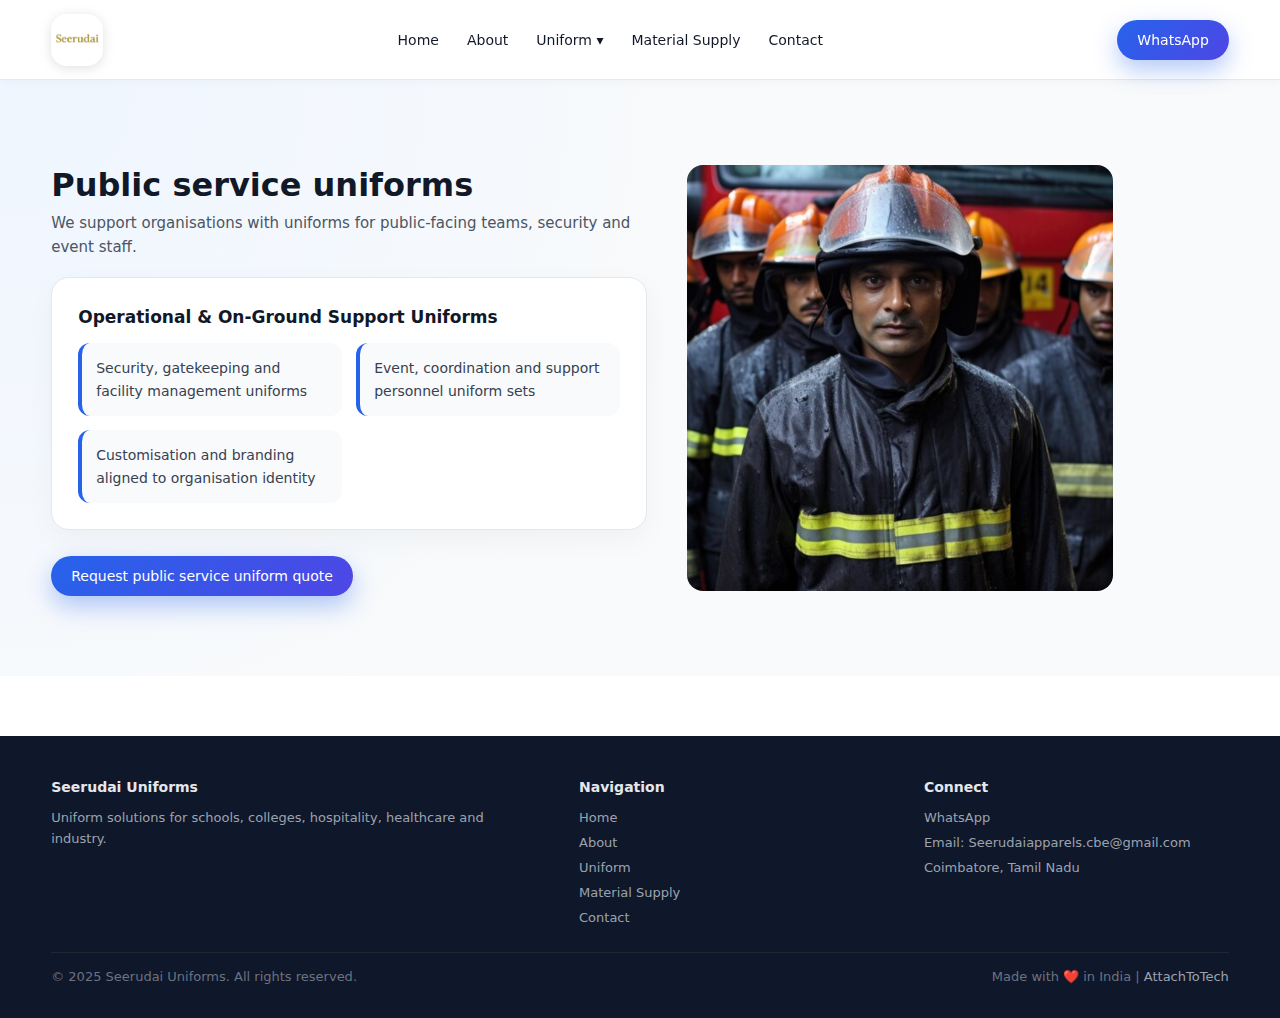
<file: public-service.html>
<!DOCTYPE html>
<html lang="en">
<head>
  <meta charset="UTF-8" />
  <title>Public Service Uniforms – Seerudai Uniforms</title>
  <meta name="viewport" content="width=device-width, initial-scale=1.0" />
  <link rel="stylesheet" href="style.css" />
</head>
<body>

<header>
  <div class="container">
    <nav>
<a href="index.html" style="
      display:flex;
      align-items:center;
      gap:12px;
      text-decoration:none;
      transition:0.3s;
    " id="brandLogo">
      <img src="logo.jpg" alt="Seerudai" 
      style="
        height:52px;
        width:auto;
        object-fit:contain;
        transition:0.35s ease;
        filter:drop-shadow(0 2px 6px rgba(0,0,0,0.12));
      ">
    </a>      <ul>
        <li><a href="index.html">Home</a></li>
        <li><a href="about.html">About</a></li>
        <li class="dropdown">
          <a href="uniform.html">Uniform ▾</a>
          <div class="dropdown-menu">
            <a href="school.html">School Uniform</a>
            <a href="college.html">College Uniform</a>
            <a href="hospitality.html">Hotels & Hospitality</a>
            <a href="healthcare.html">Healthcare</a>
            <a href="corporate.html">Industrial & Corporate</a>
            <a href="public-service.html">Public Service</a>
            <a href="specialized.html">Specialized Uniforms</a>
          </div>
        </li>
        <li><a href="material-supply.html">Material Supply</a></li>
        <li><a href="contact.html">Contact</a></li>
      </ul>
      <a href="https://wa.me/+918300956533" class="btn">WhatsApp</a>
      <div class="menu-btn">☰</div>
    </nav>
  </div>
</header>

<main>
  <section class="section section-light">
    <div class="container two-col fade-up">
      <div>
        <h1>Public service uniforms</h1>
        <p>
          We support organisations with uniforms for public-facing teams, security and event staff.
        </p>
        <div style="
  border-radius:18px;
  padding:26px;
  background:#fff;
  border:1px solid #e5e7eb;
  box-shadow:0 10px 28px rgba(0,0,0,0.04);
  margin-top:18px;
">

  <h4 style="font-size:17px;font-weight:600;margin-bottom:12px;color:#111827;">
    Operational & On-Ground Support Uniforms
  </h4>

  <div style="display:grid;grid-template-columns:repeat(auto-fit,minmax(220px,1fr));gap:14px;">

    <div style="
      padding:14px;
      border-radius:12px;
      background:#f9fafb;
      border-left:4px solid #2563eb;
      transition:.3s;
    ">
      <span style="display:block;font-size:14px;color:#374151;">
        Security, gatekeeping and facility management uniforms
      </span>
    </div>

    <div style="
      padding:14px;
      border-radius:12px;
      background:#f9fafb;
      border-left:4px solid #2563eb;
      transition:.3s;
    ">
      <span style="display:block;font-size:14px;color:#374151;">
        Event, coordination and support personnel uniform sets
      </span>
    </div>

    <div style="
      padding:14px;
      border-radius:12px;
      background:#f9fafb;
      border-left:4px solid #2563eb;
      transition:.3s;
    ">
      <span style="display:block;font-size:14px;color:#374151;">
        Customisation and branding aligned to organisation identity
      </span>
    </div>

  </div>
</div>

        <br />
        <a
          href="https://wa.me/+918300956533?text=We%20need%20a%20quotation%20for%20public%20service%20uniforms"
          class="btn"
        >
          Request public service uniform quote
        </a>
      </div>
      <div>
        <img src="public-service-detail.jpg" alt="Public service uniforms">
      </div>
    </div>
  </section>
</main>

<footer>
  <div class="container">
    <div class="footer-top">
      <div>
        <h4>Seerudai Uniforms</h4>
        <p>Uniform solutions for schools, colleges, hospitality, healthcare and industry.</p>
      </div>
      <div>
        <h4>Navigation</h4>
        <div class="footer-links">
          <a href="index.html">Home</a>
          <a href="about.html">About</a>
          <a href="uniform.html">Uniform</a>
          <a href="material-supply.html">Material Supply</a>
          <a href="contact.html">Contact</a>
        </div>
      </div>
      <div>
        <h4>Connect</h4>
        <div class="footer-links">
          <a href="https://wa.me/+918300956533">WhatsApp</a>
          <span>Email: Seerudaiapparels.cbe@gmail.com</span>
          <span>Coimbatore, Tamil Nadu</span>
        </div>
      </div>
    </div>
    <div class="footer-bottom">
      <span>© 2025 Seerudai Uniforms. All rights reserved.</span>
        <span>Made with ❤️ in India | <a href="http://attachtotech.xyz/" style="color:#9ca3af;text-decoration: none;">AttachToTech</a></span>
    </div>
  </div>
</footer>

<script src="script.js"></script>
</body>
</html>
</file>
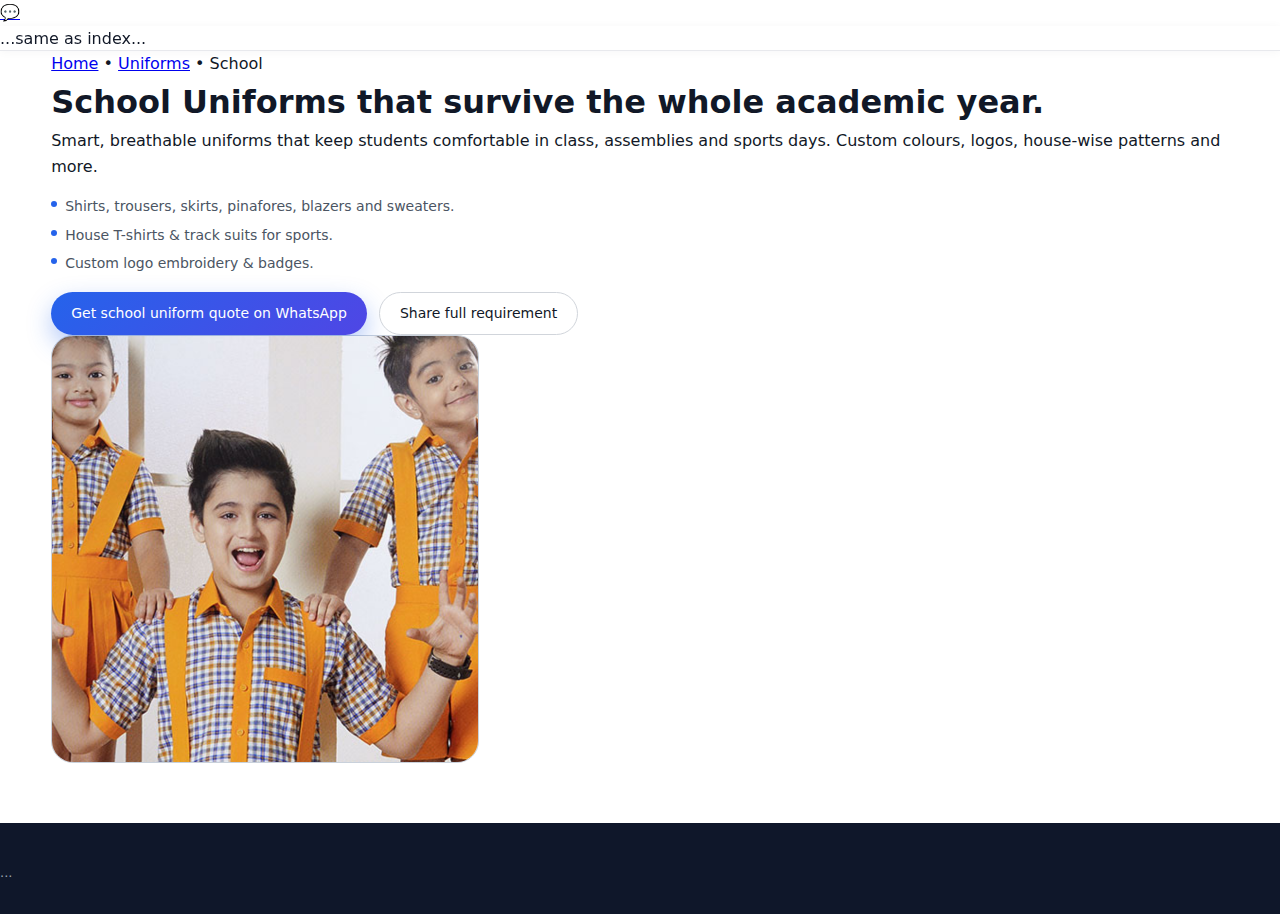
<file: school-uniform.html>
<!DOCTYPE html>
<html lang="en">
<head>
  <meta charset="UTF-8" />
  <title>School Uniform — Seerudai</title>
  <meta name="viewport" content="width=device-width, initial-scale=1.0" />
  <link rel="stylesheet" href="style.css" />
</head>
<body>
  <!-- Same header + mobile menu from index.html -->
  <!-- You can literally copy header + whatsapp float + footer from index.html -->

  <!-- WhatsApp float -->
  <div class="whatsapp-float">
    <a href="https://wa.me/918300000000?text=I%20need%20a%20quote%20for%20school%20uniforms" target="_blank" rel="noopener" class="whatsapp-btn">💬</a>
  </div>

  <header> ...same as index... </header>

  <main>
    <section class="page-hero">
      <div class="container page-layout">
        <div class="reveal">
          <div class="breadcrumb">
            <a href="index.html">Home</a> • <a href="uniforms.html">Uniforms</a> • School
          </div>
          <h1 class="section-title">School Uniforms that survive the whole academic year.</h1>
          <p class="section-subtitle">
            Smart, breathable uniforms that keep students comfortable in class, assemblies and sports days.
            Custom colours, logos, house-wise patterns and more.
          </p>
          <ul class="bullet-list" style="margin-top: 16px;">
            <li><span class="bullet-dot"></span><span>Shirts, trousers, skirts, pinafores, blazers and sweaters.</span></li>
            <li><span class="bullet-dot"></span><span>House T-shirts & track suits for sports.</span></li>
            <li><span class="bullet-dot"></span><span>Custom logo embroidery & badges.</span></li>
          </ul>
          <div style="margin-top: 18px; display:flex; gap:12px; flex-wrap:wrap;">
            <a
              class="btn"
              href="https://wa.me/918300000000?text=I%20need%20a%20quote%20for%20school%20uniforms"
              target="_blank"
              rel="noopener"
            >Get school uniform quote on WhatsApp</a>
            <a href="contact.html" class="btn btn-outline">Share full requirement</a>
          </div>
        </div>

        <div class="reveal">
          <img src="school-page.jpg" alt="School kids in uniform" style="border-radius:22px; border:1px solid rgba(148,163,184,.5);" />
        </div>
      </div>
    </section>
  </main>

  <!-- same footer as index -->
  <footer> ... </footer>

  <script src="script.js"></script>
</body>
</html>
</file>
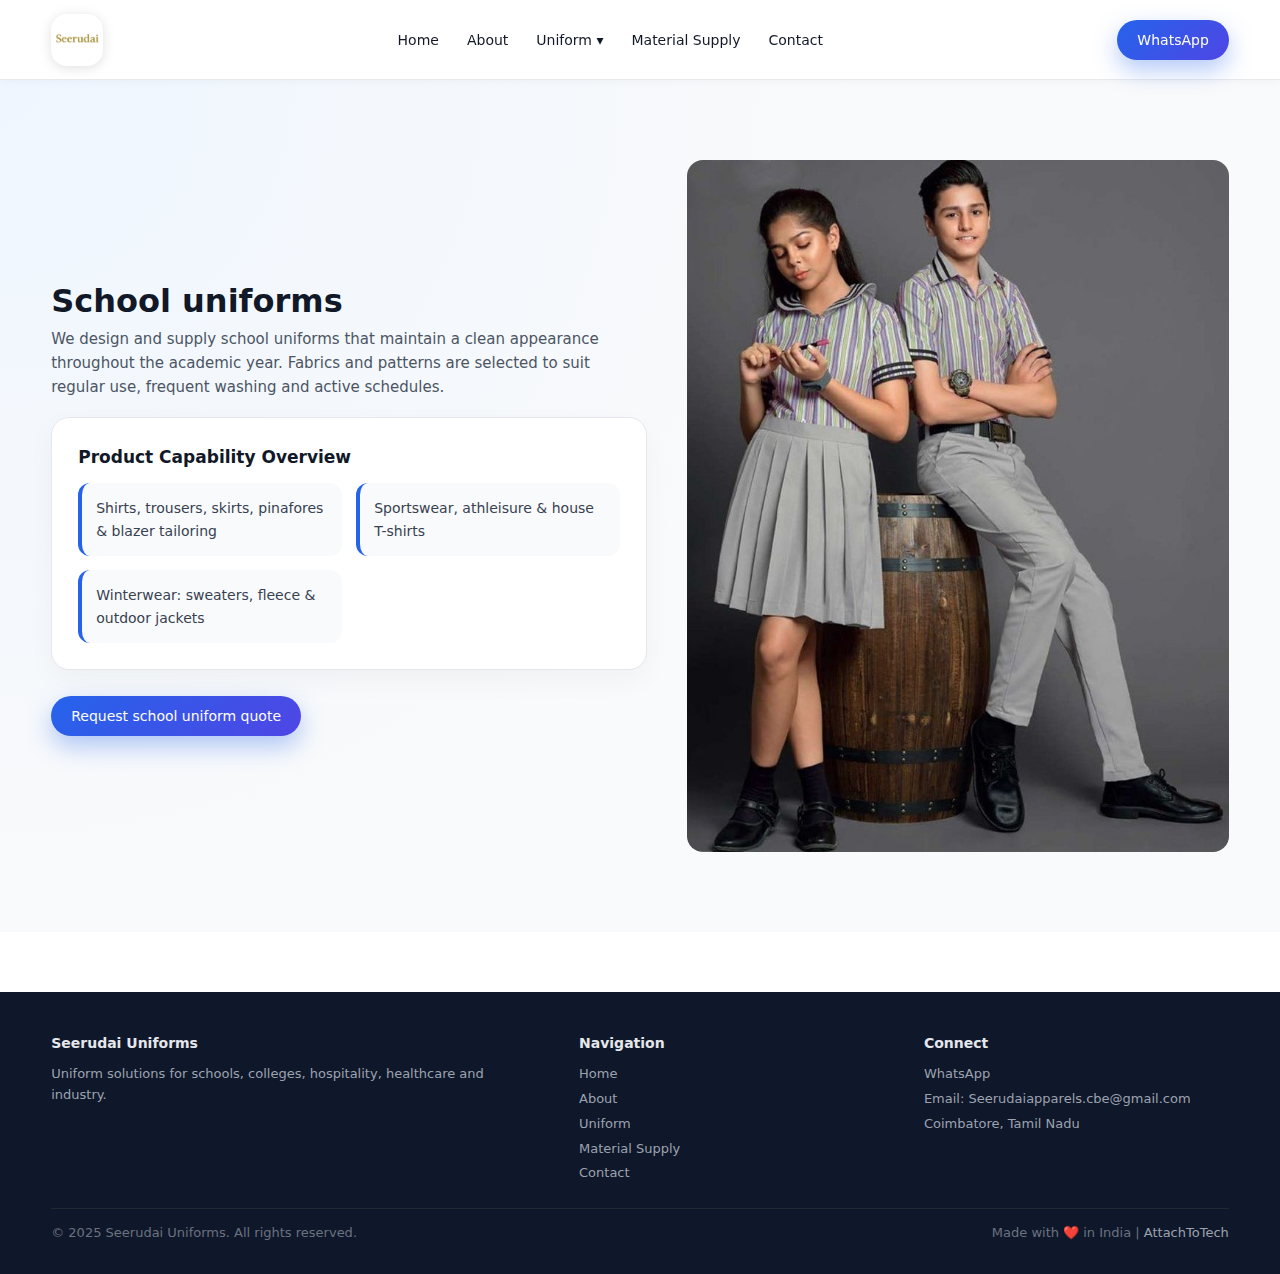
<file: school.html>
<!DOCTYPE html>
<html lang="en">
<head>
  <meta charset="UTF-8" />
  <title>School Uniforms – Seerudai Uniforms</title>
  <meta name="viewport" content="width=device-width, initial-scale=1.0" />
  <link rel="stylesheet" href="style.css" />
</head>
<body>

<header>
  <div class="container">
    <nav>
<a href="index.html" style="
      display:flex;
      align-items:center;
      gap:12px;
      text-decoration:none;
      transition:0.3s;
    " id="brandLogo">
      <img src="logo.jpg" alt="Seerudai" 
      style="
        height:52px;
        width:auto;
        object-fit:contain;
        transition:0.35s ease;
        filter:drop-shadow(0 2px 6px rgba(0,0,0,0.12));
      ">
    </a>      <ul>
        <li><a href="index.html">Home</a></li>
        <li><a href="about.html">About</a></li>
        <li class="dropdown">
          <a href="uniform.html">Uniform ▾</a>
          <div class="dropdown-menu">
            <a href="school.html">School Uniform</a>
            <a href="college.html">College Uniform</a>
            <a href="hospitality.html">Hotels & Hospitality</a>
            <a href="healthcare.html">Healthcare</a>
            <a href="corporate.html">Industrial & Corporate</a>
            <a href="public-service.html">Public Service</a>
            <a href="specialized.html">Specialized Uniforms</a>
          </div>
        </li>
        <li><a href="material-supply.html">Material Supply</a></li>
        <li><a href="contact.html">Contact</a></li>
      </ul>
      <a href="https://wa.me/+918300956533" class="btn">WhatsApp</a>
      <div class="menu-btn">☰</div>
    </nav>
  </div>
</header>

<main>
  <section class="section section-light">
    <div class="container two-col fade-up">
      <div>
        <h1>School uniforms</h1>
        <p>
          We design and supply school uniforms that maintain a clean appearance throughout the academic year.
          Fabrics and patterns are selected to suit regular use, frequent washing and active schedules.
        </p>
       <div style="
  border-radius:18px;
  padding:26px;
  background:#fff;
  border:1px solid #e5e7eb;
  box-shadow:0 10px 28px rgba(0,0,0,0.04);
  margin-top:18px;
">

  <h4 style="font-size:17px;font-weight:600;margin-bottom:12px;color:#111827;">
    Product Capability Overview
  </h4>

  <div style="display:grid;grid-template-columns:repeat(auto-fit,minmax(220px,1fr));gap:14px;">

    <div style="
      padding:14px;
      border-radius:12px;
      background:#f9fafb;
      border-left:4px solid #2563eb;
      transition:.3s;
    ">
      <span style="display:block;font-size:14px;color:#374151;">
        Shirts, trousers, skirts, pinafores & blazer tailoring
      </span>
    </div>

    <div style="
      padding:14px;
      border-radius:12px;
      background:#f9fafb;
      border-left:4px solid #2563eb;
      transition:.3s;
    ">
      <span style="display:block;font-size:14px;color:#374151;">
        Sportswear, athleisure & house T-shirts
      </span>
    </div>

    <div style="
      padding:14px;
      border-radius:12px;
      background:#f9fafb;
      border-left:4px solid #2563eb;
      transition:.3s;
    ">
      <span style="display:block;font-size:14px;color:#374151;">
        Winterwear: sweaters, fleece & outdoor jackets
      </span>
    </div>

  </div>
</div>

        <br />
        <a
          href="https://wa.me/+918300956533?text=We%20need%20a%20quotation%20for%20school%20uniforms"
          class="btn"
        >
          Request school uniform quote
        </a>
      </div>
      <div>
        <img src="school-detail.jpg" alt="School uniforms">
      </div>
    </div>
  </section>
</main>

<footer>
  <div class="container">
    <div class="footer-top">
      <div>
        <h4>Seerudai Uniforms</h4>
        <p>Uniform solutions for schools, colleges, hospitality, healthcare and industry.</p>
      </div>
      <div>
        <h4>Navigation</h4>
        <div class="footer-links">
          <a href="index.html">Home</a>
          <a href="about.html">About</a>
          <a href="uniform.html">Uniform</a>
          <a href="material-supply.html">Material Supply</a>
          <a href="contact.html">Contact</a>
        </div>
      </div>
      <div>
        <h4>Connect</h4>
        <div class="footer-links">
          <a href="https://wa.me/+918300956533">WhatsApp</a>
          <span>Email: Seerudaiapparels.cbe@gmail.com</span>
          <span>Coimbatore, Tamil Nadu</span>
        </div>
      </div>
    </div>
    <div class="footer-bottom">
      <span>© 2025 Seerudai Uniforms. All rights reserved.</span>
        <span>Made with ❤️ in India | <a href="http://attachtotech.xyz/" style="color:#9ca3af;text-decoration: none;">AttachToTech</a></span>
    </div>
  </div>
</footer>

<script src="script.js"></script>
</body>
</html>
</file>
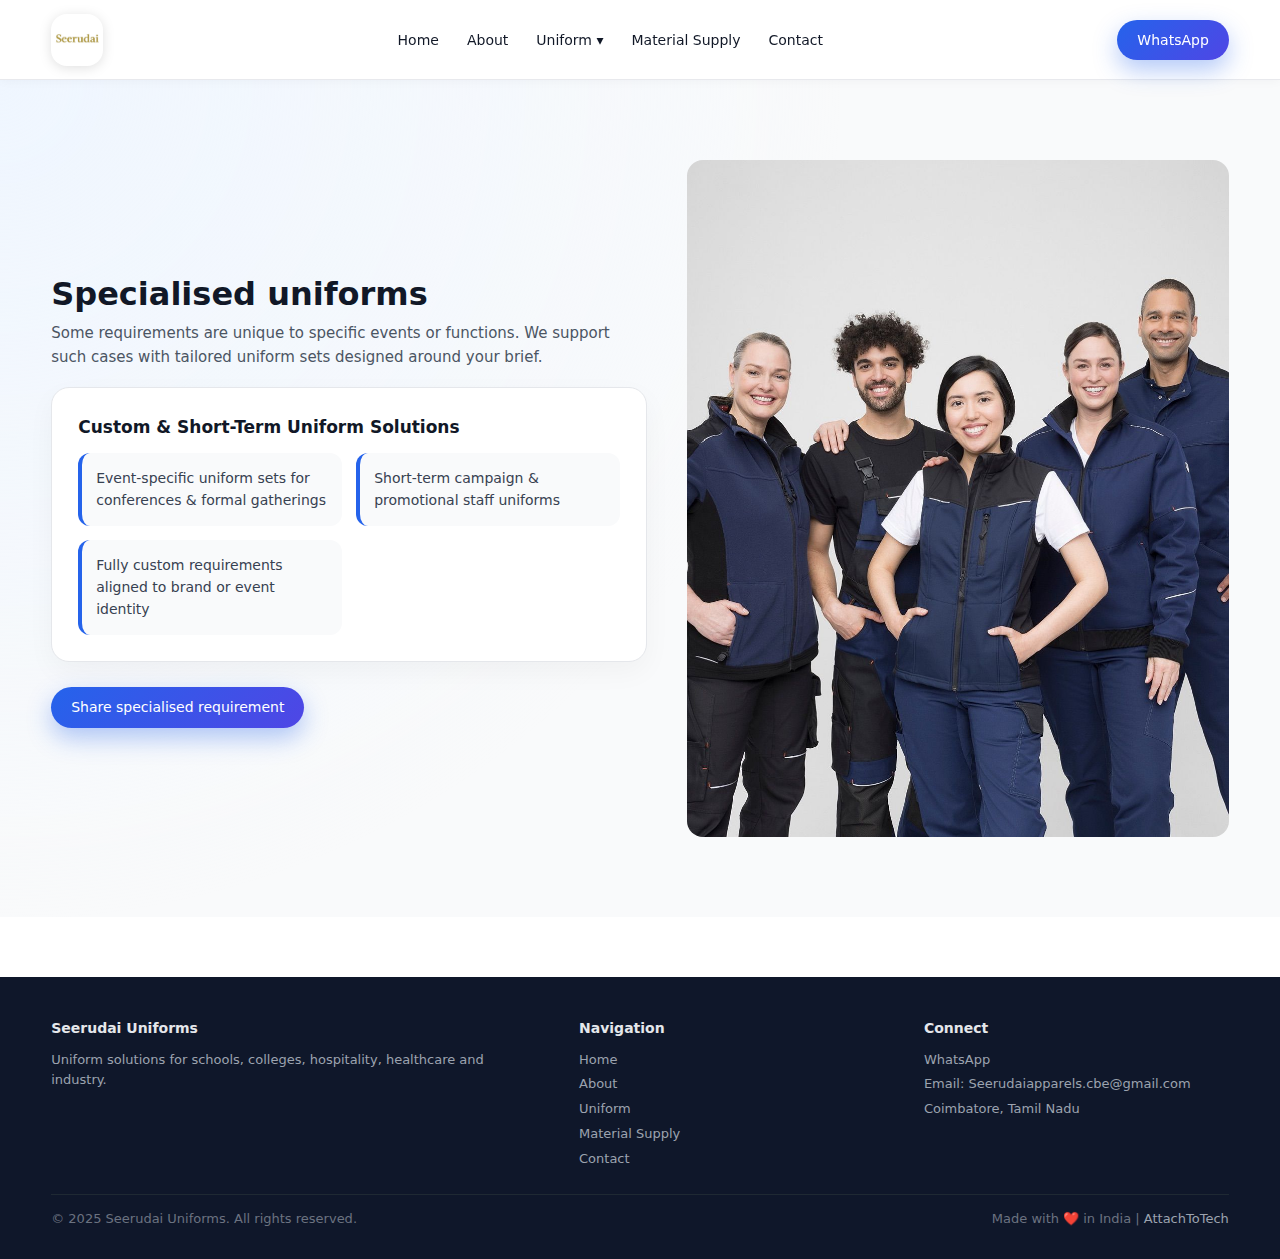
<file: specialized.html>
<!DOCTYPE html>
<html lang="en">
<head>
  <meta charset="UTF-8" />
  <title>Specialized Uniforms – Seerudai Uniforms</title>
  <meta name="viewport" content="width=device-width, initial-scale=1.0" />
  <link rel="stylesheet" href="style.css" />
</head>
<body>

<header>
  <div class="container">
    <nav>
<a href="index.html" style="
      display:flex;
      align-items:center;
      gap:12px;
      text-decoration:none;
      transition:0.3s;
    " id="brandLogo">
      <img src="logo.jpg" alt="Seerudai" 
      style="
        height:52px;
        width:auto;
        object-fit:contain;
        transition:0.35s ease;
        filter:drop-shadow(0 2px 6px rgba(0,0,0,0.12));
      ">
    </a>      <ul>
        <li><a href="index.html">Home</a></li>
        <li><a href="about.html">About</a></li>
        <li class="dropdown">
          <a href="uniform.html">Uniform ▾</a>
          <div class="dropdown-menu">
            <a href="school.html">School Uniform</a>
            <a href="college.html">College Uniform</a>
            <a href="hospitality.html">Hotels & Hospitality</a>
            <a href="healthcare.html">Healthcare</a>
            <a href="corporate.html">Industrial & Corporate</a>
            <a href="public-service.html">Public Service</a>
            <a href="specialized.html">Specialized Uniforms</a>
          </div>
        </li>
        <li><a href="material-supply.html">Material Supply</a></li>
        <li><a href="contact.html">Contact</a></li>
      </ul>
      <a href="https://wa.me/+918300956533" class="btn">WhatsApp</a>
      <div class="menu-btn">☰</div>
    </nav>
  </div>
</header>

<main>
  <section class="section section-light">
    <div class="container two-col fade-up">
      <div>
        <h1>Specialised uniforms</h1>
        <p>
          Some requirements are unique to specific events or functions. We support such cases with tailored
          uniform sets designed around your brief.
        </p>
       <div style="
  border-radius:18px;
  padding:26px;
  background:#fff;
  border:1px solid #e5e7eb;
  box-shadow:0 10px 28px rgba(0,0,0,0.04);
  margin-top:18px;
">

  <h4 style="font-size:17px;font-weight:600;margin-bottom:12px;color:#111827;">
    Custom & Short-Term Uniform Solutions
  </h4>

  <div style="display:grid;grid-template-columns:repeat(auto-fit,minmax(220px,1fr));gap:14px;">

    <div style="
      padding:14px;
      border-radius:12px;
      background:#f9fafb;
      border-left:4px solid #2563eb;
      transition:.3s;
    ">
      <span style="display:block;font-size:14px;color:#374151;">
        Event-specific uniform sets for conferences & formal gatherings
      </span>
    </div>

    <div style="
      padding:14px;
      border-radius:12px;
      background:#f9fafb;
      border-left:4px solid #2563eb;
      transition:.3s;
    ">
      <span style="display:block;font-size:14px;color:#374151;">
        Short-term campaign & promotional staff uniforms
      </span>
    </div>

    <div style="
      padding:14px;
      border-radius:12px;
      background:#f9fafb;
      border-left:4px solid #2563eb;
      transition:.3s;
    ">
      <span style="display:block;font-size:14px;color:#374151;">
        Fully custom requirements aligned to brand or event identity
      </span>
    </div>

  </div>
</div>

        <br />
        <a
          href="https://wa.me/+918300956533?text=We%20have%20a%20specialised%20uniform%20requirement"
          class="btn"
        >
          Share specialised requirement
        </a>
      </div>
      <div>
        <img src="specialized-detail.jpg" alt="Specialized uniforms">
      </div>
    </div>
  </section>
</main>

<footer>
  <div class="container">
    <div class="footer-top">
      <div>
        <h4>Seerudai Uniforms</h4>
        <p>Uniform solutions for schools, colleges, hospitality, healthcare and industry.</p>
      </div>
      <div>
        <h4>Navigation</h4>
        <div class="footer-links">
          <a href="index.html">Home</a>
          <a href="about.html">About</a>
          <a href="uniform.html">Uniform</a>
          <a href="material-supply.html">Material Supply</a>
          <a href="contact.html">Contact</a>
        </div>
      </div>
      <div>
        <h4>Connect</h4>
        <div class="footer-links">
          <a href="https://wa.me/+918300956533">WhatsApp</a>
          <span>Email: Seerudaiapparels.cbe@gmail.com</span>
          <span>Coimbatore, Tamil Nadu</span>
        </div>
      </div>
    </div>
    <div class="footer-bottom">
      <span>© 2025 Seerudai Uniforms. All rights reserved.</span>
        <span>Made with ❤️ in India | <a href="http://attachtotech.xyz/" style="color:#9ca3af;text-decoration: none;">AttachToTech</a></span>
    </div>
  </div>
</footer>

<script src="script.js"></script>
</body>
</html>
</file>
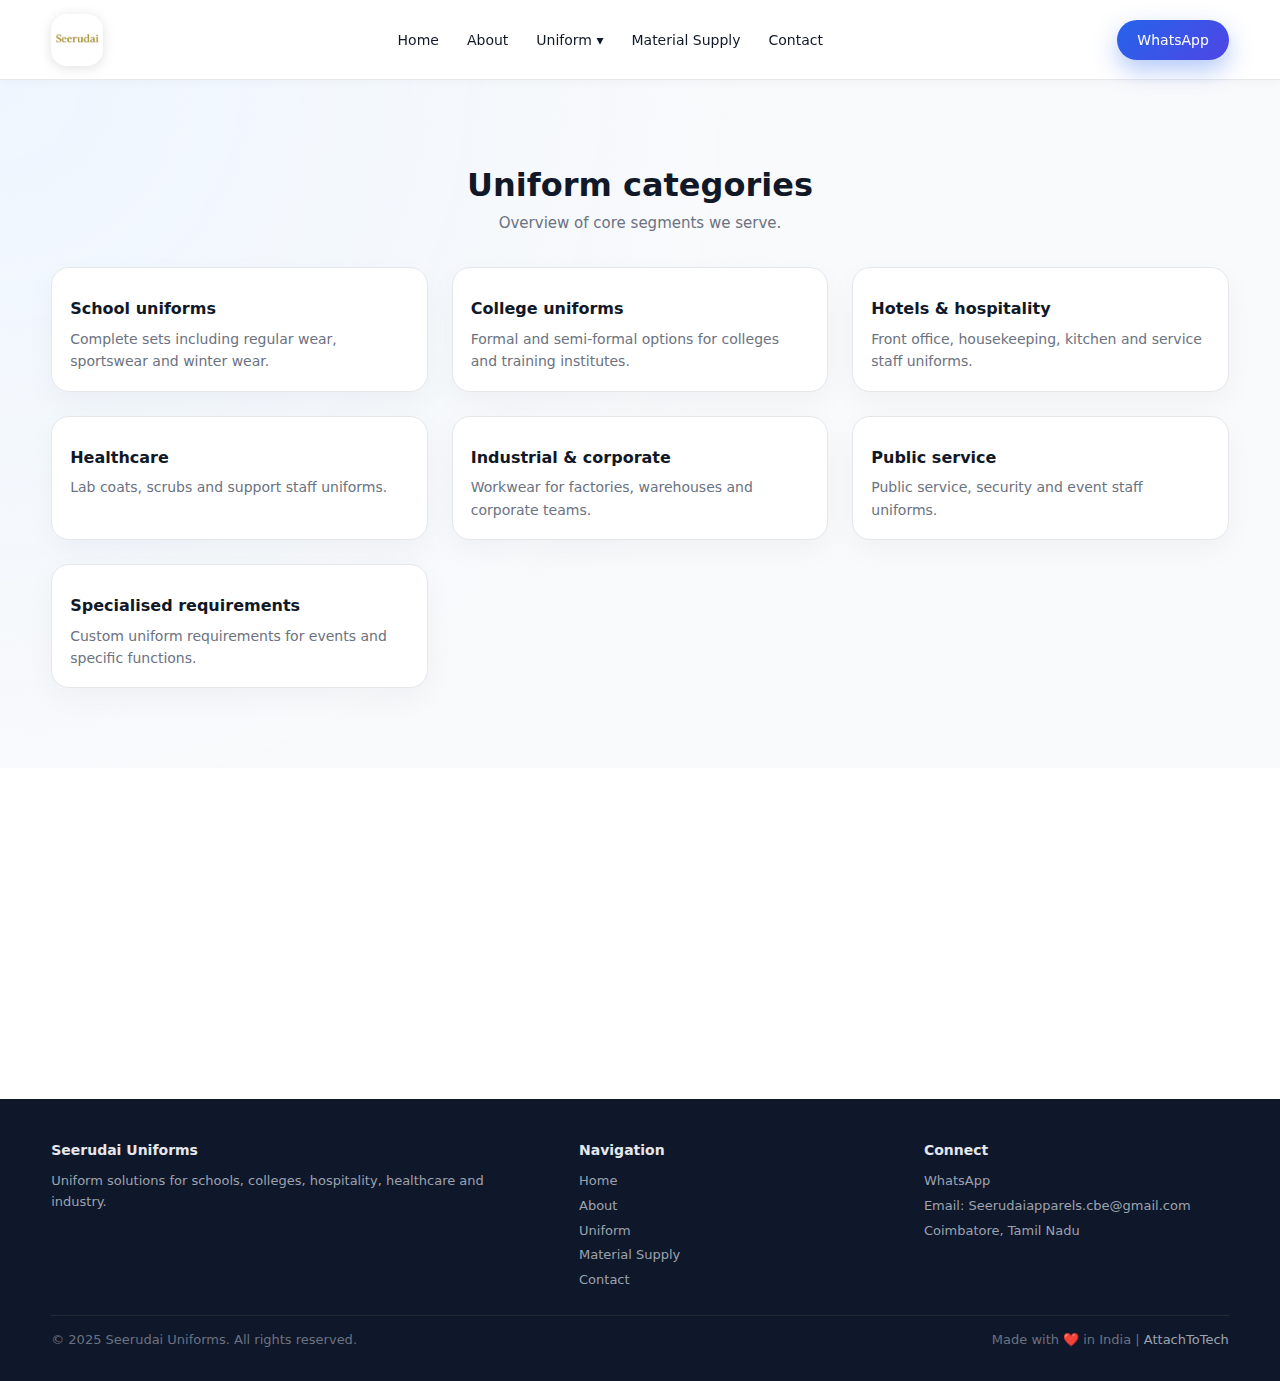
<file: uniform.html>
<!DOCTYPE html>
<html lang="en">
<head>
  <meta charset="UTF-8" />
  <title>Uniform Categories – Seerudai Uniforms</title>
  <meta name="viewport" content="width=device-width, initial-scale=1.0" />
  <link rel="stylesheet" href="style.css" />
</head>
<body>

<header>
  <div class="container">
    <nav>
<a href="index.html" style="
      display:flex;
      align-items:center;
      gap:12px;
      text-decoration:none;
      transition:0.3s;
    " id="brandLogo">
      <img src="logo.jpg" alt="Seerudai" 
      style="
        height:52px;
        width:auto;
        object-fit:contain;
        transition:0.35s ease;
        filter:drop-shadow(0 2px 6px rgba(0,0,0,0.12));
      ">
    </a>
      <ul>
        <li><a href="index.html">Home</a></li>
        <li><a href="about.html">About</a></li>
        <li class="dropdown">
          <a href="uniform.html">Uniform ▾</a>
          <div class="dropdown-menu">
            <a href="school.html">School Uniform</a>
            <a href="college.html">College Uniform</a>
            <a href="hospitality.html">Hotels & Hospitality</a>
            <a href="healthcare.html">Healthcare</a>
            <a href="corporate.html">Industrial & Corporate</a>
            <a href="public-service.html">Public Service</a>
            <a href="specialized.html">Specialized Uniforms</a>
          </div>
        </li>
        <li><a href="material-supply.html">Material Supply</a></li>
        <li><a href="contact.html">Contact</a></li>
      </ul>

      <a href="https://wa.me/+918300956533" class="btn">WhatsApp</a>
      <div class="menu-btn">☰</div>
    </nav>
  </div>
</header>

<main>
  <section class="section section-light">
    <div class="container section-heading fade-up">
      <h1>Uniform categories</h1>
      <p>Overview of core segments we serve.</p>
    </div>

    <div class="container cards fade-up">
      <article class="card" onclick="location.href='school.html'">
        <h3>School uniforms</h3>
        <p>Complete sets including regular wear, sportswear and winter wear.</p>
      </article>
      <article class="card" onclick="location.href='college.html'">
        <h3>College uniforms</h3>
        <p>Formal and semi-formal options for colleges and training institutes.</p>
      </article>
      <article class="card" onclick="location.href='hospitality.html'">
        <h3>Hotels & hospitality</h3>
        <p>Front office, housekeeping, kitchen and service staff uniforms.</p>
      </article>
      <article class="card" onclick="location.href='healthcare.html'">
        <h3>Healthcare</h3>
        <p>Lab coats, scrubs and support staff uniforms.</p>
      </article>
      <article class="card" onclick="location.href='corporate.html'">
        <h3>Industrial & corporate</h3>
        <p>Workwear for factories, warehouses and corporate teams.</p>
      </article>
      <article class="card" onclick="location.href='public-service.html'">
        <h3>Public service</h3>
        <p>Public service, security and event staff uniforms.</p>
      </article>
      <article class="card" onclick="location.href='specialized.html'">
        <h3>Specialised requirements</h3>
        <p>Custom uniform requirements for events and specific functions.</p>
      </article>
    </div>
  </section>

  <section class="section">
    <div class="container two-col fade-up">
      <div>
        <h2>Single partner for multiple segments.</h2>
        <p>
          Many institutions manage different uniform categories across departments. Our approach allows you
          to coordinate these requirements with a single partner, while maintaining clarity on patterns and timelines.
        </p>
      </div>
      <div>
        <a
          href="https://wa.me/+918300956533?text=We%20have%20multiple%20uniform%20requirements"
          class="btn"
        >
          Share all requirements on WhatsApp
        </a>
      </div>
    </div>
  </section>
</main>

<footer>
  <div class="container">
    <div class="footer-top">
      <div>
        <h4>Seerudai Uniforms</h4>
        <p>Uniform solutions for schools, colleges, hospitality, healthcare and industry.</p>
      </div>
      <div>
        <h4>Navigation</h4>
        <div class="footer-links">
          <a href="index.html">Home</a>
          <a href="about.html">About</a>
          <a href="uniform.html">Uniform</a>
          <a href="material-supply.html">Material Supply</a>
          <a href="contact.html">Contact</a>
        </div>
      </div>
      <div>
        <h4>Connect</h4>
        <div class="footer-links">
          <a href="https://wa.me/+918300956533">WhatsApp</a>
          <span>Email: Seerudaiapparels.cbe@gmail.com</span>
          <span>Coimbatore, Tamil Nadu</span>
        </div>
      </div>
    </div>
    <div class="footer-bottom">
      <span>© 2025 Seerudai Uniforms. All rights reserved.</span>
        <span>Made with ❤️ in India | <a href="http://attachtotech.xyz/" style="color:#9ca3af;text-decoration: none;">AttachToTech</a></span>
    </div>
  </div>
</footer>

<script src="script.js"></script>
</body>
</html>
</file>
<file: style.css>
/* ---------------------------- */
/* RESET & BASE                 */
/* ---------------------------- */

* {
  margin: 0;
  padding: 0;
  box-sizing: border-box;
  -webkit-tap-highlight-color: transparent;
}

html {
  scroll-behavior: smooth;
}

:root {
  --primary: #2563eb;
  --primary-soft: #e0ebff;
  --accent: #f97316;
  --accent-soft: #ffedd5;
  --text-main: #111827;
  --text-muted: #6b7280;
  --bg: #ffffff;
  --bg-soft: #f3f4ff;
  --card-bg: #ffffff;
  --border-soft: #e5e7eb;
  --shadow-soft: 0 12px 35px rgba(15, 23, 42, 0.08);
}

body {
  font-family: system-ui, -apple-system, BlinkMacSystemFont, "Inter", sans-serif;
  background: var(--bg);
  color: var(--text-main);
  line-height: 1.6;
}

/* Base image styling */
img {
  max-width: 100%;
  display: block;
  border-radius: 16px;
  object-fit: cover;
}

/* Layout container */
.container {
  width: 92%;
  max-width: 1180px;
  margin: 0 auto;
}

/* Global section spacing */
.section {
  padding: 80px 0;
}

.section-light {
  background: radial-gradient(circle at top left, #eff6ff 0, transparent 55%),
              #f9fafb;
}

/* Section headings */
.section-heading {
  text-align: center;
  margin-bottom: 32px;
}

.section-heading h2 {
  font-size: 28px;
  font-weight: 650;
  margin-bottom: 6px;
}

.section-heading p {
  font-size: 15px;
  color: var(--text-muted);
}

/* Decorative accent under headings */
.section-heading h2::after {
  content: "";
  display: block;
  width: 56px;
  height: 3px;
  border-radius: 999px;
  margin: 10px auto 0;
  background: linear-gradient(90deg, var(--primary), var(--accent));
}

/* ---------------------------- */
/* ANIMATIONS & EFFECTS         */
/* ---------------------------- */

/* Fade-up animation */
.fade-up {
  opacity: 0;
  transform: translateY(24px);
  transition: opacity 0.5s ease, transform 0.5s ease;
}

.fade-up.visible {
  opacity: 1;
  transform: translateY(0);
}

/* Slight stagger support (optional with nth-child) */
.fade-up:nth-of-type(2) {
  transition-delay: 0.06s;
}
.fade-up:nth-of-type(3) {
  transition-delay: 0.12s;
}

/* ---------------------------- */
/* HEADER / NAVBAR              */
/* ---------------------------- */

header {
  position: sticky;
  top: 0;
  z-index: 100;
  background: rgba(255, 255, 255, 0.9);
  backdrop-filter: blur(16px);
  box-shadow: 0 1px 10px rgba(15, 23, 42, 0.04);
}

/* slight gradient strip on top for modern feel */
header::before {
  content: "";
  position: absolute;
  inset: 0;
  border-bottom: 1px solid rgba(229, 231, 235, 0.9);
  pointer-events: none;
}

nav {
  display: flex;
  align-items: center;
  justify-content: space-between;
  padding: 14px 0;
  position: relative;
  z-index: 1;
}

.logo {
  font-size: 20px;
  font-weight: 700;
  letter-spacing: 0.04em;
}

/* main nav */
nav ul {
  display: flex;
  align-items: center;
  gap: 28px;
  list-style: none;
  position: relative;
}

nav a {
  text-decoration: none;
  font-size: 14px;
  color: var(--text-main);
  transition: color 0.2s ease;
  position: relative;
}

/* underline hover for new-age feel */
nav a::after {
  content: "";
  position: absolute;
  left: 0;
  bottom: -4px;
  width: 0;
  height: 2px;
  border-radius: 999px;
  background: linear-gradient(90deg, var(--primary), var(--accent));
  transition: width 0.2s ease;
}

nav a:hover {
  color: var(--primary);
}

nav a:hover::after {
  width: 100%;
}

/* button */
.btn {
  padding: 9px 20px;
  border-radius: 999px;
  background: linear-gradient(135deg, var(--primary), #4f46e5);
  color: #ffffff;
  text-decoration: none;
  font-size: 14px;
  border: none;
  display: inline-flex;
  align-items: center;
  justify-content: center;
  gap: 6px;
  cursor: pointer;
  transition: transform 0.2s ease, box-shadow 0.2s ease, background 0.2s ease;
  box-shadow: 0 10px 25px rgba(37, 99, 235, 0.35);
}

.btn:hover {
  transform: translateY(-2px);
  box-shadow: 0 14px 35px rgba(37, 99, 235, 0.45);
  background: green;
  color: white;
}

.btn:hover img{
  transform: translateY(-2px);
  box-shadow: 0 14px 35px rgba(37, 99, 235, 0.45);
}

.btn-outline {
  background: #ffffff;
  color: var(--text-main);
  border: 1px solid #d1d5db;
  box-shadow: none;
}

.btn-outline:hover {
  background: #f9fafb;
  color: var(--primary);
}

/* mobile menu icon */
.menu-btn {
  display: none;
  font-size: 26px;
  cursor: pointer;
}

/* ---------------------------- */
/* NAV DROPDOWN (UNIFORMS)      */
/* ---------------------------- */

.dropdown {
  position: relative;
}

.dropdown > a {
  display: inline-flex;
  align-items: center;
  gap: 4px;
}

/* arrow hint could be added via HTML; styling works regardless */
.dropdown-menu {
  position: absolute;
  top: 32px;
  left: 0;
  min-width: 220px;
  background: #ffffff;
  border-radius: 14px;
  padding: 10px 0;
  box-shadow: 0 22px 45px rgba(15, 23, 42, 0.16);
  display: none;
  flex-direction: column;
  transform-origin: top;
  animation: dropdownFade 0.18s ease-out forwards;
}

.dropdown-menu a {
  padding: 8px 16px;
  font-size: 14px;
  color: #4b5563;
}

.dropdown-menu a:hover {
  background: #f3f4f6;
  color: var(--primary);
}

/* show on hover (desktop) */
.dropdown:hover .dropdown-menu {
  display: flex;
}

/* allow JS toggle (mobile) */
.dropdown.open .dropdown-menu {
  display: flex;
}

@keyframes dropdownFade {
  from {
    opacity: 0;
    transform: translateY(6px) scaleY(0.96);
  }
  to {
    opacity: 1;
    transform: translateY(0) scaleY(1);
  }
}

/* ---------------------------- */
/* HERO                         */
/* ---------------------------- */

.hero {
  padding: 90px 0 70px;
  background: radial-gradient(circle at top left, #dbeafe 0, transparent 58%),
              radial-gradient(circle at top right, #fef3c7 0, transparent 52%),
              #ffffff;
}

.hero-grid {
  display: grid;
  grid-template-columns: minmax(0, 1.2fr) minmax(0, 1fr);
  gap: 40px;
  align-items: center;
}

.hero h1 {
  font-size: 40px;
  font-weight: 650;
  margin-bottom: 10px;
}

.hero p {
  font-size: 16px;
  color: #4b5563;
  max-width: 520px;
  margin-bottom: 24px;
}

.hero-actions {
  display: flex;
  flex-wrap: wrap;
  gap: 12px;
  margin-bottom: 24px;
}

.hero-meta {
  font-size: 13px;
  color: var(--text-muted);
}

.hero-meta span {
  display: inline-block;
  margin-right: 18px;
}

/* Hero image styling */
.hero img {
  box-shadow: 0 26px 70px rgba(15, 23, 42, 0.25);
  border-radius: 24px;
  transform-origin: center;
  transition: transform 0.35s ease, box-shadow 0.35s ease;
}

.hero img:hover {
  transform: translateY(-6px) scale(1.02);
  box-shadow: 0 36px 100px rgba(15, 23, 42, 0.28);
}

/* ---------------------------- */
/* GRID CARDS                   */
/* ---------------------------- */

.cards {
  display: grid;
  grid-template-columns: repeat(3, minmax(0, 1fr));
  gap: 24px;
}

.card {
  background: var(--card-bg);
  border-radius: 18px;
  padding: 18px;
  border: 1px solid var(--border-soft);
  box-shadow: 0 10px 30px rgba(15, 23, 42, 0.04);
  transition: transform 0.18s ease, box-shadow 0.18s ease, border-color 0.18s ease;
  cursor: pointer;
  position: relative;
  overflow: hidden;
}

/* subtle gradient overlay */
.card::before {
  content: "";
  position: absolute;
  inset: 0;
  background: radial-gradient(circle at top left, rgba(37,99,235,0.08), transparent 55%);
  opacity: 0;
  transition: opacity 0.2s ease;
}

.card:hover::before {
  opacity: 1;
}

.card:hover {
  transform: translateY(-6px);
  border-color: rgba(37, 99, 235, 0.35);
  box-shadow: 0 18px 40px rgba(15, 23, 42, 0.14);
}

.card h3 {
  font-size: 16px;
  margin-top: 10px;
  margin-bottom: 6px;
}

.card p {
  font-size: 14px;
  color: var(--text-muted);
}

/* ---------------------------- */
/* TWO-COLUMN LAYOUT            */
/* ---------------------------- */

.two-col {
  display: grid;
  grid-template-columns: minmax(0, 1.1fr) minmax(0, 1fr);
  gap: 40px;
  align-items: center;
}

.two-col p {
  font-size: 15px;
  color: #4b5563;
}

/* ---------------------------- */
/* SIMPLE LISTS                 */
/* ---------------------------- */

.bullet-list {
  list-style: none;
  margin-top: 14px;
}

.bullet-list li {
  display: flex;
  align-items: flex-start;
  gap: 8px;
  margin-bottom: 6px;
  font-size: 14px;
  color: #4b5563;
}

.bullet-dot {
  width: 6px;
  height: 6px;
  border-radius: 999px;
  background: var(--primary);
  margin-top: 6px;
}

/* ---------------------------- */
/* STATS ROW                    */
/* ---------------------------- */

.stats-row {
  display: grid;
  grid-template-columns: repeat(4, minmax(0, 1fr));
  gap: 20px;
  margin-top: 20px;
}

.stat {
  padding: 16px;
  border-radius: 14px;
  background: linear-gradient(135deg, #ffffff, #eff6ff);
  border: 1px solid #e5e7eb;
  box-shadow: 0 6px 20px rgba(15, 23, 42, 0.05);
}

.stat strong {
  display: block;
  font-size: 20px;
  margin-bottom: 4px;
}

.stat span {
  font-size: 13px;
  color: var(--text-muted);
}

/* ---------------------------- */
/* FORMS                        */
/* ---------------------------- */

form {
  display: grid;
  gap: 14px;
}

.form-row {
  display: grid;
  grid-template-columns: repeat(2, minmax(0, 1fr));
  gap: 14px;
}

.form-group {
  display: flex;
  flex-direction: column;
  gap: 4px;
}

form label {
  font-size: 13px;
  color: #4b5563;
}

input,
select,
textarea {
  border-radius: 10px;
  border: 1px solid #d1d5db;
  padding: 8px 10px;
  font-size: 14px;
  font-family: inherit;
  transition: border-color 0.18s ease, box-shadow 0.18s ease, background-color 0.18s ease;
  background-color: #ffffff;
}

input:focus,
select:focus,
textarea:focus {
  outline: none;
  border-color: var(--primary);
  box-shadow: 0 0 0 1px rgba(37, 99, 235, 0.3);
  background-color: #f9fafb;
}

textarea {
  min-height: 100px;
  resize: vertical;
}

/* ---------------------------- */
/* FOOTER                       */
/* ---------------------------- */

footer {
  margin-top: 60px;
  padding: 40px 0 30px;
  background: #0f172a;
  font-size: 13px;
  color: #9ca3af;
}

.footer-top {
  display: grid;
  grid-template-columns: 1.6fr 1fr 1fr;
  gap: 40px;
  margin-bottom: 24px;
}

.footer-top h4 {
  font-size: 14px;
  margin-bottom: 10px;
  color: #e5e7eb;
}

.footer-links {
  display: grid;
  gap: 4px;
}

.footer-links a {
  text-decoration: none;
  color: #9ca3af;
  font-size: 13px;
  transition: color 0.18s ease;
}

.footer-links a:hover {
  color: #e5e7eb;
}

.footer-bottom {
  display: flex;
  justify-content: space-between;
  flex-wrap: wrap;
  gap: 8px;
  color: #6b7280;
  border-top: 1px solid #1f2933;
  padding-top: 14px;
}

/* ---------------------------- */
/* RESPONSIVE                   */
/* ---------------------------- */

@media (max-width: 960px) {
  .hero-grid,
  .two-col {
    grid-template-columns: minmax(0, 1fr);
  }

  .hero {
    padding-top: 80px;
  }

  .hero-grid > div:last-child {
    order: -1;
  }

  .stats-row {
    grid-template-columns: repeat(2, minmax(0, 1fr));
  }

  .cards {
    grid-template-columns: repeat(2, minmax(0, 1fr));
  }
}

@media (max-width: 850px) {
  nav ul {
    display: none;
    position: absolute;
    right: 16px;
    top: 62px;
    width: 240px;
    background: #ffffff;
    box-shadow: 0 16px 40px rgba(15, 23, 42, 0.16);
    border-radius: 16px;
    padding: 16px;
    flex-direction: column;
    gap: 14px;
  }

  nav ul.open {
    display: flex;
  }

  .dropdown-menu {
    position: relative;
    top: 0;
    left: 0;
    box-shadow: none;
    border-radius: 10px;
    padding: 6px 0 0;
  }

  .menu-btn {
    display: block;
  }
}

@media (max-width: 640px) {
  .hero h1 {
    font-size: 30px;
  }

  .cards {
    grid-template-columns: minmax(0, 1fr);
  }

  .stats-row {
    grid-template-columns: minmax(0, 1fr);
  }

  .footer-top {
    grid-template-columns: minmax(0, 1fr);
  }

  .footer-bottom {
    flex-direction: column;
  }
}


/* ---------------------------- */
/* VIDEO HERO UPGRADE           */
/* ---------------------------- */

.hero-video {
  position: relative;
  height: 65vh;
  min-height: 380px;
  display: flex;
  align-items: center;
  justify-content: center;
  overflow: hidden;
  border-bottom: 1px solid rgba(255,255,255,0.2);
}

/* Video behaves like a full background */
.hero-video .bg-video {
  position: absolute;
  inset: 0;
  width: 100%;
  height: 100%;
  object-fit: cover;
  filter: brightness(70%) contrast(105%);
  transform: scale(1.05);
}

/* Soft gradient overlay for text clarity */
.hero-video .overlay {
  position: absolute;
  inset: 0;
  background: linear-gradient(
    to bottom,
    rgba(0,0,0,0.35),
    rgba(0,0,0,0.15),
    rgba(0,0,0,0.4)
  );
}

/* Text inside hero */
.hero-video .hero-content {
  position: relative;
  max-width: 680px;
  text-align: center;
  color: #fff;
  z-index: 3;
  padding: 0 16px;
}

.hero-video h1 {
  font-size: 48px;
  font-weight: 700;
  margin-bottom: 12px;
  text-shadow: 0 4px 20px rgba(0,0,0,0.4);
}

.hero-video p {
  font-size: 18px;
  color: #f1f5f9;
  margin-bottom: 24px;
  text-shadow: 0 3px 18px rgba(0,0,0,0.4);
}

/* CTA Button adjustment on video */
.hero-video .btn {
  box-shadow: 0 12px 30px rgba(255,255,255,0.15);
}

/* RESPONSIVE VIDEO HERO */
@media (max-width: 900px) {
  .hero-video h1 { font-size: 34px; }
  .hero-video p { font-size: 15px; }
}

@media (max-width: 550px) {
  .hero-video {
    height: 50vh;
  }
}
/* ---------------------------- */
/* HERO SLIDER                  */
/* ---------------------------- */

.hero-slider {
  position: relative;
  height: 60vh;
  min-height: 350px;
  overflow: hidden;
  margin-bottom: 70px;
}

.slider {
  width: 100%;
  height: 100%;
  position: relative;
}

.slide {
  position: absolute;
  inset: 0;
  width: 100%;
  height: 100%;
  opacity: 0;
  transform: scale(1.05);
  transition: opacity 1.2s ease, transform 1.5s ease;
}

.slide.active {
  opacity: 1;
  transform: scale(1);
}

.slide img {
  width: 100%;
  height: 100%;
  object-fit: cover;
  filter: brightness(60%);
}

/* Slide Text */
.slide-content {
  position: absolute;
  bottom: 18%;
  left: 50%;
  transform: translateX(-50%);
  text-align: center;
  color: white;
  max-width: 700px;
  padding: 0 16px;
}

.slide-content h1 {
  font-size: 50px;
  font-weight: 700;
  text-shadow: 0 6px 25px rgba(0,0,0,0.5);
  margin-bottom: 12px;
  animation: fadeInUp 1s forwards;
}

.slide-content p {
  font-size: 18px;
  margin-bottom: 22px;
  text-shadow: 0 4px 20px rgba(0,0,0,0.6);
  animation: fadeInUp 1.4s forwards;
}

/* Navigation Arrows */
.slider-controls {
  position: absolute;
  top: 50%;
  width: 100%;
  padding: 0 24px;
  display: flex;
  justify-content: space-between;
  transform: translateY(-50%);
  z-index: 10;
}

.slider-controls div {
  background: rgba(255,255,255,0.25);
  backdrop-filter: blur(10px);
  border-radius: 50%;
  width: 46px;
  height: 46px;
  font-size: 22px;
  color: white;
  display: flex;
  align-items:center;
  justify-content: center;
  cursor: pointer;
  transition: 0.3s;
}

.slider-controls div:hover {
  background: rgba(255,255,255,0.6);
  color: black;
  transform: scale(1.1);
}

/* Dots Pagination */

.dots {
  position: absolute;
  bottom: 28px;
  width: 100%;
  display: flex;
  justify-content: center;
  gap: 10px;
}

.dots div {
  width: 12px;
  height: 12px;
  border-radius: 50%;
  background: rgba(255,255,255,0.45);
  cursor: pointer;
  transition: 0.25s;
}

.dots div.active {
  background: var(--accent);
  transform: scale(1.4);
}

/* Animations */
@keyframes fadeInUp {
  from { opacity: 0; transform: translateY(15px); }
  to { opacity: 1; transform: translateY(0); }
}

/* Responsive */
@media (max-width: 700px) {
  .slide-content h1 { font-size: 30px; }
  .slide-content p { font-size: 15px; }
}


/* -------------------------------------------- */
/* THREE INLINE TAILOR SERVICE CARDS */
/* -------------------------------------------- */

.three-services {
  padding: 90px 0;
  background: linear-gradient(130deg, rgba(37,99,235,0.05), rgba(249,115,22,0.05));
}

.service-inline {
  display: grid;
  grid-template-columns: repeat(3, 1fr);
  gap: 26px;
  margin-top: 45px;
}

.service-tile {
  background: rgba(255,255,255,0.55);
  backdrop-filter: blur(14px);
  border-radius: 20px;
  border: 1px dashed rgba(37,99,235,0.25);
  padding: 32px 26px;
  text-align: center;
  cursor: pointer;
  position: relative;
  transition: 0.4s ease;
  box-shadow: 0 14px 35px rgba(0,0,0,0.04);
}

/* Hover Motion */
.service-tile:hover {
  transform: translateY(-10px);
  border-color: var(--primary);
  box-shadow: 0 18px 50px rgba(0,0,0,0.12);
}

/* Icon Circle */
.icon-wrap {
  width: 70px;
  height: 70px;
  background: #fff;
  border-radius: 50%;
  display: flex;
  align-items:center;
  justify-content:center;
  font-size: 30px;
  margin: 0 auto 16px;
  box-shadow: 0 10px 25px rgba(37,99,235,0.15);
  transition: transform 0.4s ease;
}

/* Hover icon bounce */
.service-tile:hover .icon-wrap {
  transform: scale(1.15) rotate(-6deg);
}

.service-tile h3 {
  font-size: 20px;
  font-weight: 650;
  margin-bottom: 8px;
}

.service-tile p {
  font-size: 14px;
  color: #4b5563;
  margin-bottom: 14px;
}

/* Tagline (stitched underline effect) */
.tag-line {
  display: inline-block;
  font-size: 13px;
  color: var(--primary);
  border-bottom: 2px dashed rgba(37,99,235,0.5);
  padding-bottom: 4px;
  margin-bottom: 16px;
}

/* Button inside tile */
.tile-btn {
  display: inline-block;
  margin-top: 12px;
  padding: 10px 22px;
  border-radius: 999px;
  text-decoration: none;
  background: var(--primary);
  color: #fff;
  font-size: 14px;
  transition: 0.3s ease;
  box-shadow: 0 10px 30px rgba(37,99,235,0.25);
}

.tile-btn:hover {
  background: linear-gradient(135deg, var(--primary), var(--accent));
  transform: translateY(-4px);
}

/* Responsive */
@media (max-width: 900px) {
  .service-inline {
    grid-template-columns: 1fr;
  }
}

/* -------------------------------------------- */
/* CHALLENGE SECTION */
/* -------------------------------------------- */

.challenge-section {
  padding: 110px 0;
  background: linear-gradient(135deg, rgba(37,99,235,0.08), rgba(249,115,22,0.05));
  text-align: center;
}

.challenge-title {
  font-size: 40px;
  font-weight: 700;
  letter-spacing: 0.5px;
  margin-bottom: 8px;
}

.challenge-sub {
  font-size: 16px;
  color: #4b5563;
  max-width: 560px;
  margin: 0 auto 50px;
}

.challenge-box {
  background: rgba(255,255,255,0.65);
  backdrop-filter: blur(16px);
  border-radius: 24px;
  border: 1px solid rgba(37,99,235,0.25);
  padding: 40px;
  display: grid;
  grid-template-columns: 1.4fr 0.6fr;
  gap: 26px;
  align-items: center;
  box-shadow: 0 20px 55px rgba(0,0,0,0.08);
  transition: 0.35s ease;
}

.challenge-box:hover {
  transform: translateY(-6px);
  box-shadow: 0 26px 70px rgba(0,0,0,0.14);
}

/* Left Content */
.challenge-left h3 {
  font-size: 22px;
  font-weight: 650;
  margin-bottom: 10px;
}

.challenge-left p {
  font-size: 15px;
  color: #374151;
  line-height: 1.7;
  margin-bottom: 18px;
}

.challenge-left .highlight {
  color: var(--primary);
  font-weight: 600;
}

/* Bullet list */
.challenge-list {
  list-style: none;
  margin: 18px 0 25px;
  padding: 0;
}

.challenge-list li {
  font-size: 14px;
  margin-bottom: 8px;
  color: #4b5563;
}

/* CTA button */
.challenge-btn {
  display: inline-block;
  background: var(--primary);
  color: #fff;
  padding: 12px 26px;
  border-radius: 999px;
  text-decoration: none;
  font-size: 15px;
  font-weight: 500;
  transition: 0.3s;
}

.challenge-btn:hover {
  background: linear-gradient(135deg, var(--primary), var(--accent));
  transform: translateY(-3px);
}

/* Right side badge */
.challenge-right {
  text-align: center;
}

.slot-badge {
  background: #111;
  color: #fff;
  padding: 28px 22px;
  border-radius: 18px;
  display: inline-block;
  margin-bottom: 12px;
  box-shadow: 0 10px 40px rgba(0,0,0,0.25);
}

.slot-badge .number {
  font-size: 46px;
  font-weight: 800;
  display: block;
  letter-spacing: 1px;
}

.slot-badge .label {
  font-size: 12px;
  opacity: 0.75;
}

.slot-note {
  font-size: 12px;
  color: #6b7280;
}

/* Responsive */
@media(max-width: 880px) {
  .challenge-box {
    grid-template-columns: 1fr;
    text-align: center;
  }
}


.about-hero {
  background: radial-gradient(circle at 20% 20%, rgba(37,99,235,0.08), transparent 60%),
              radial-gradient(circle at 80% 80%, rgba(249,115,22,0.08), transparent 60%);
}
</file>
